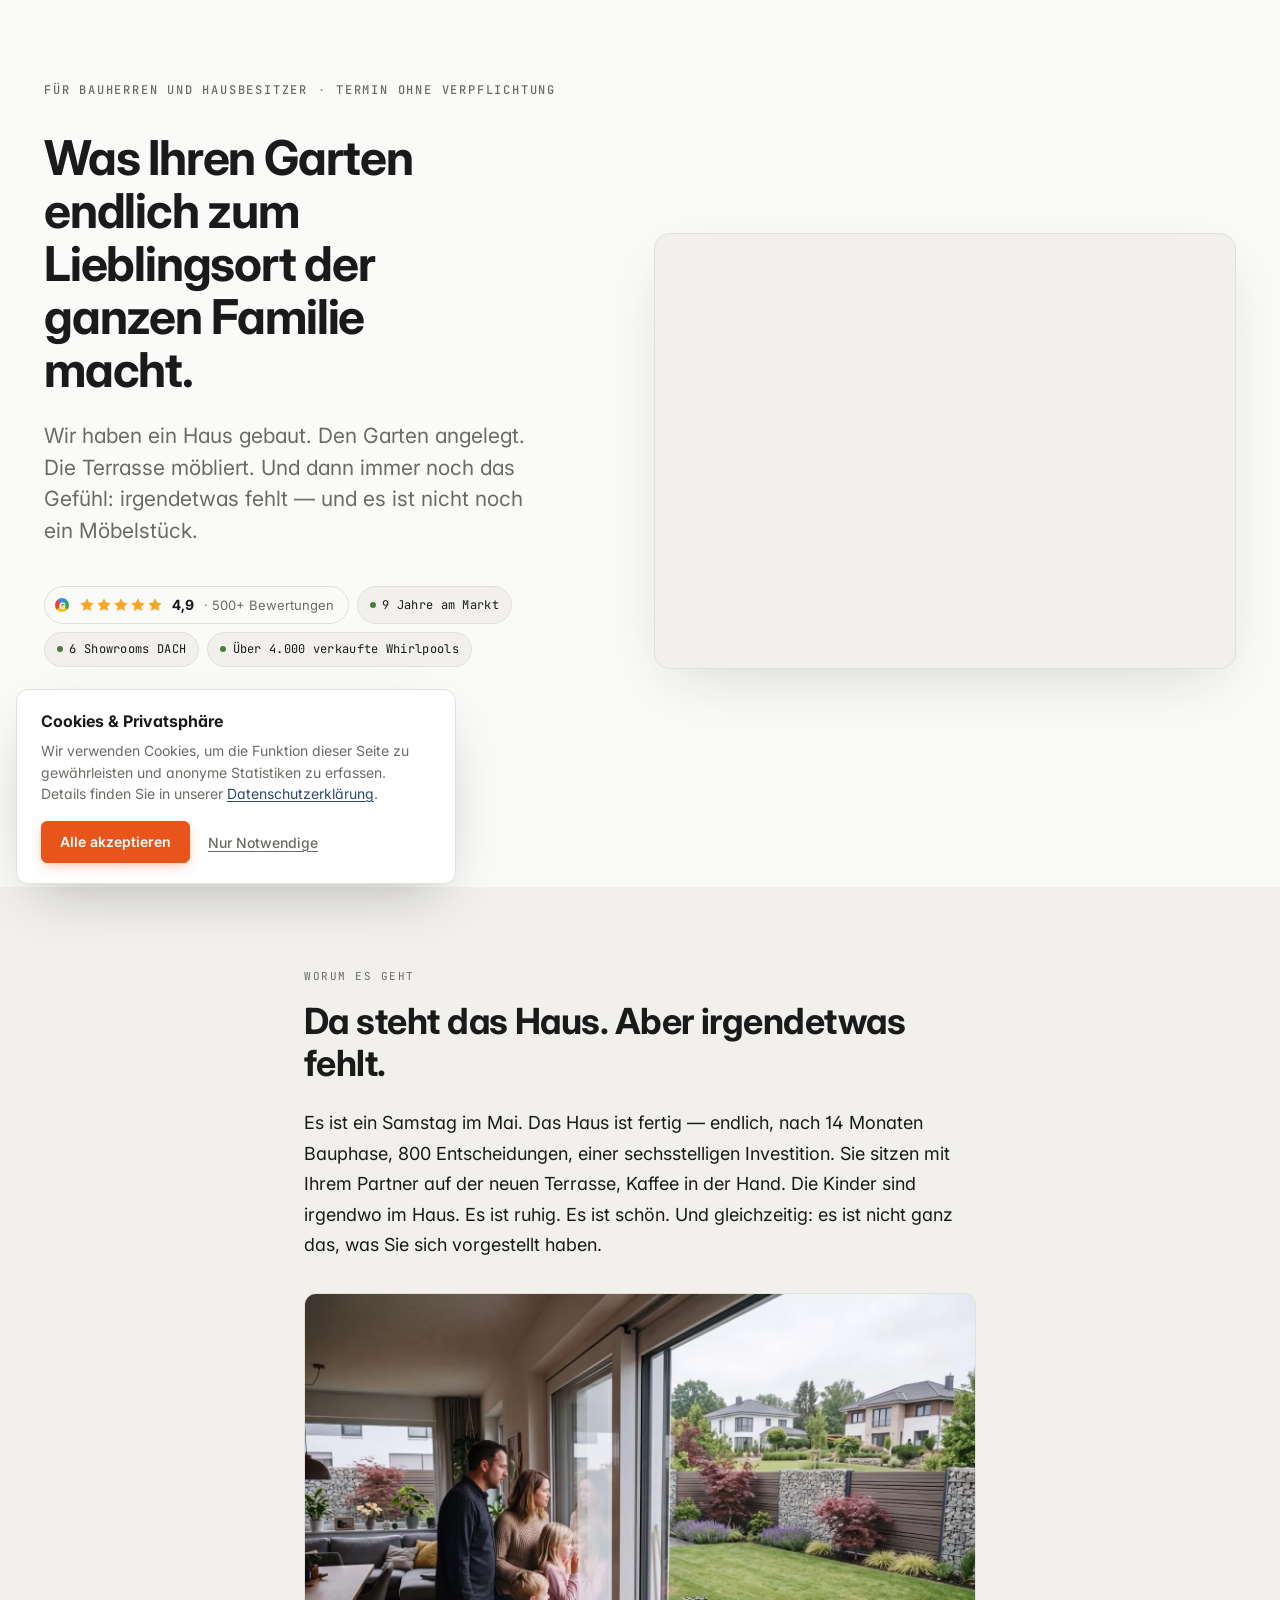
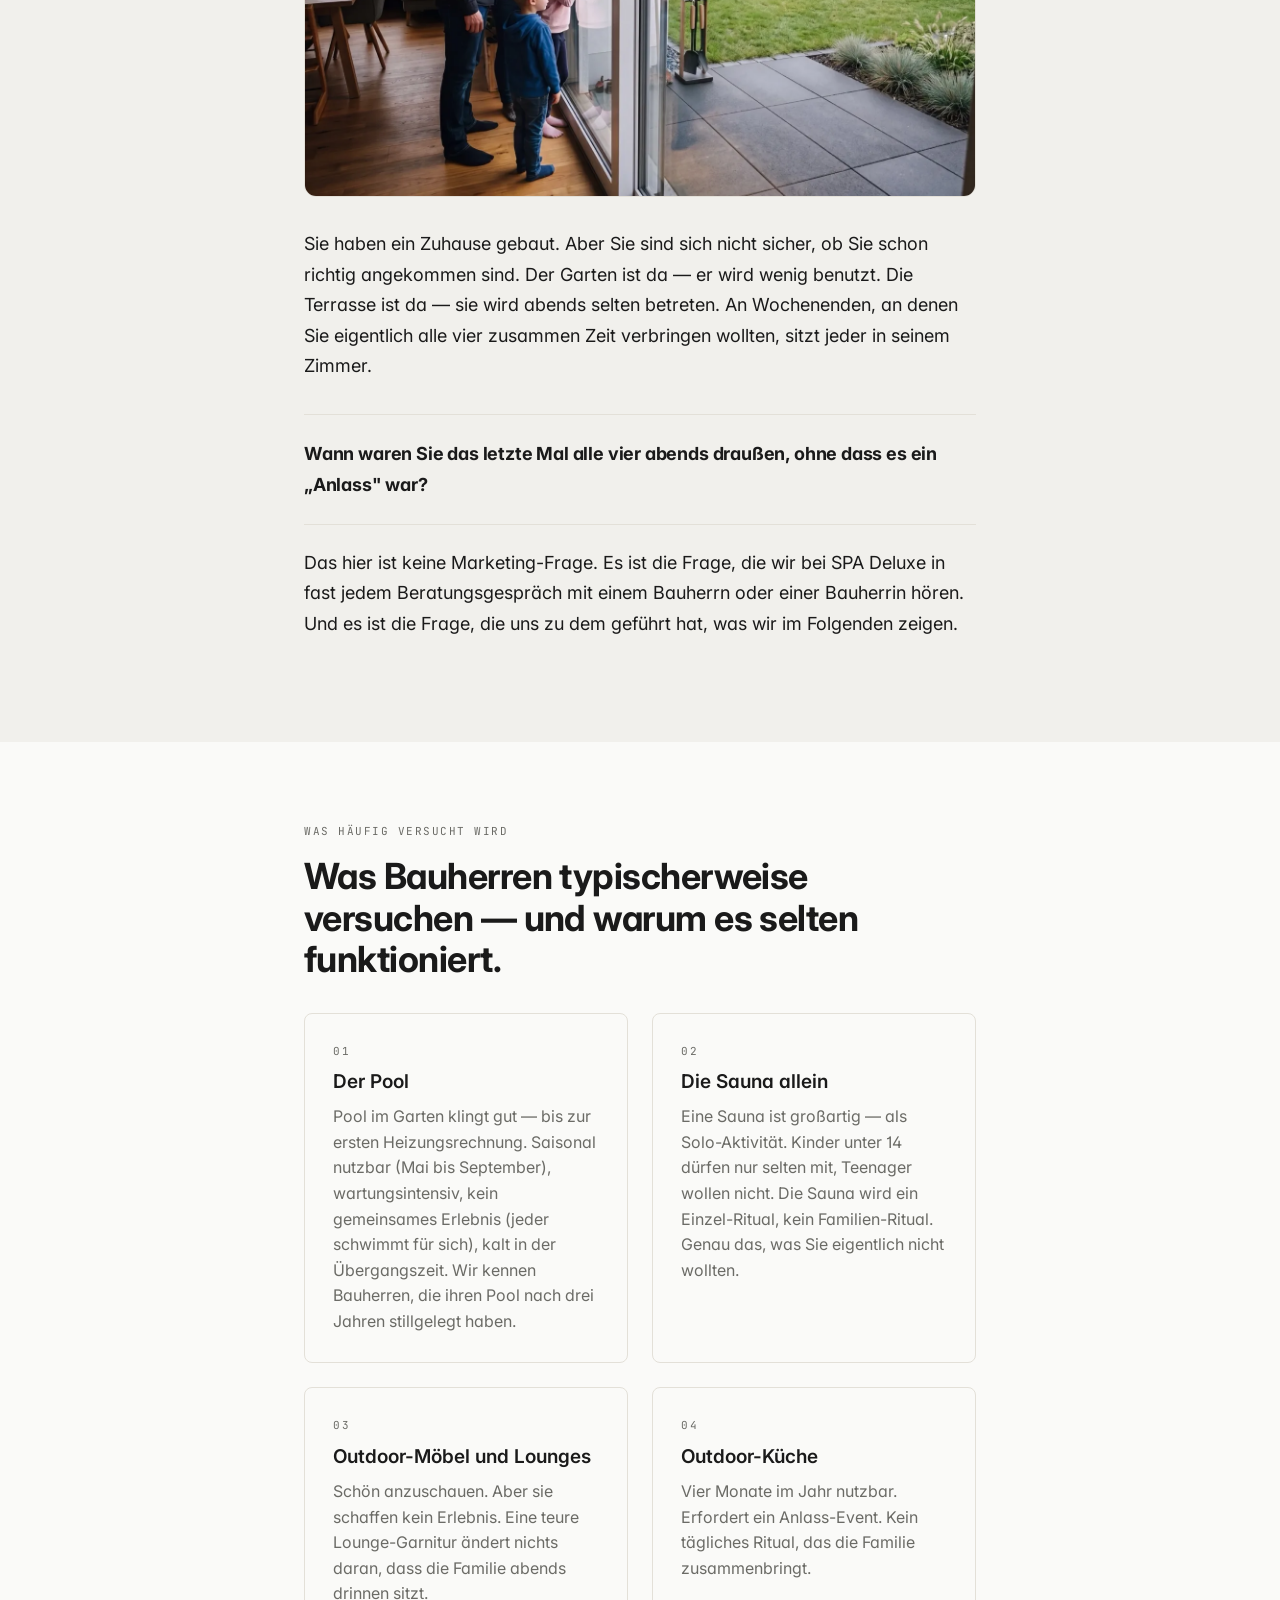
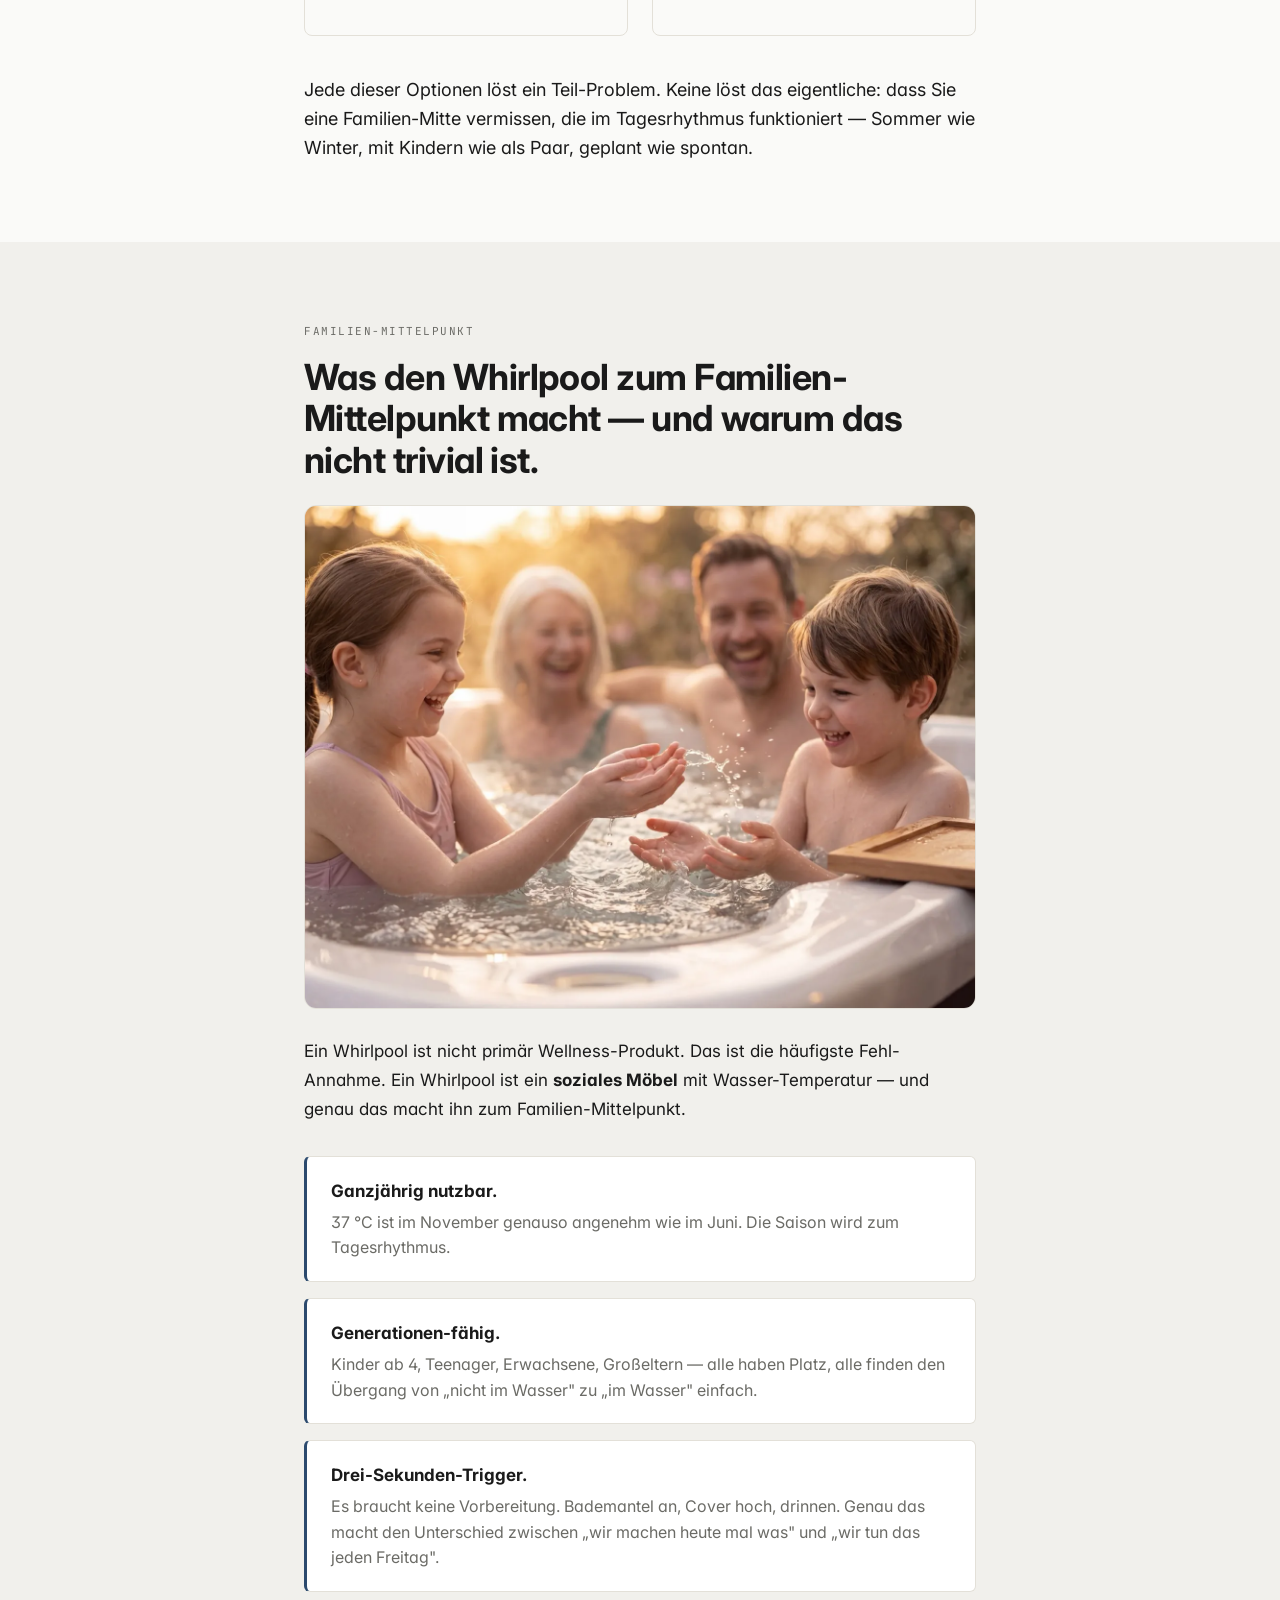
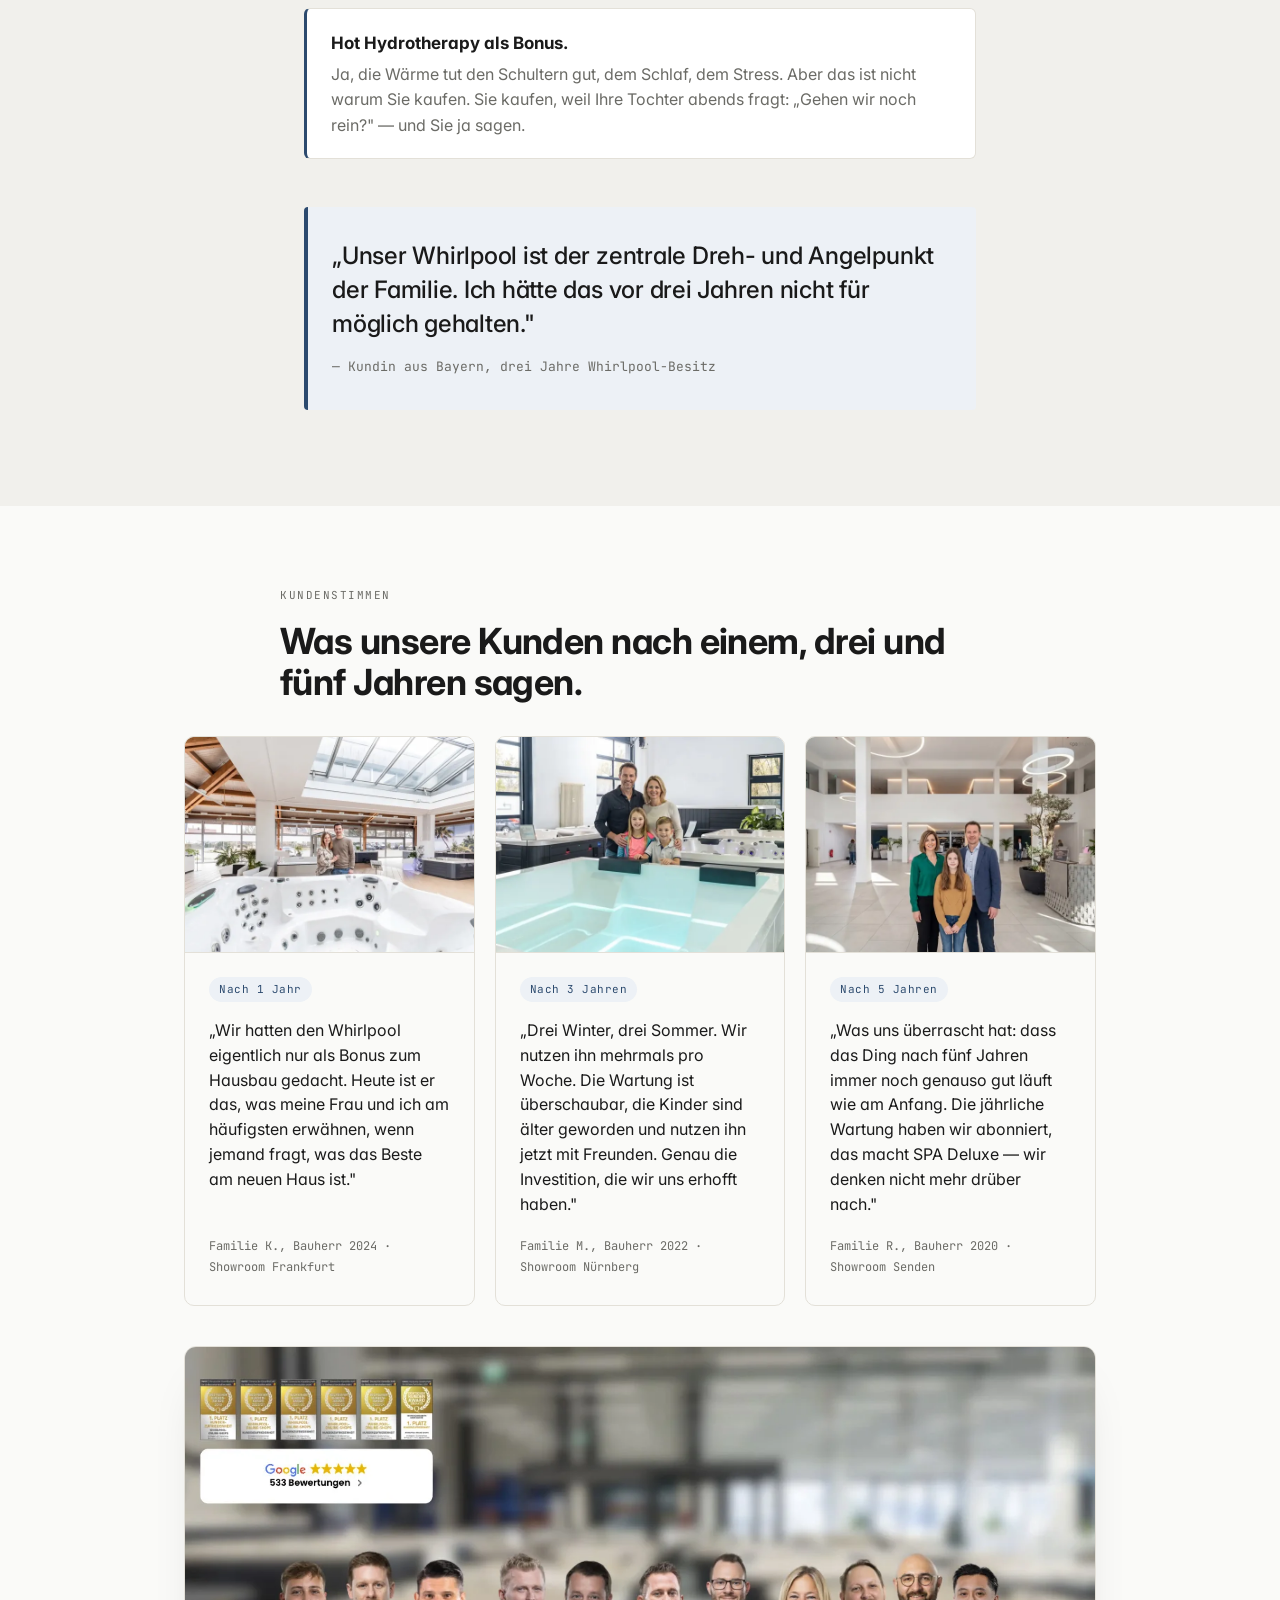
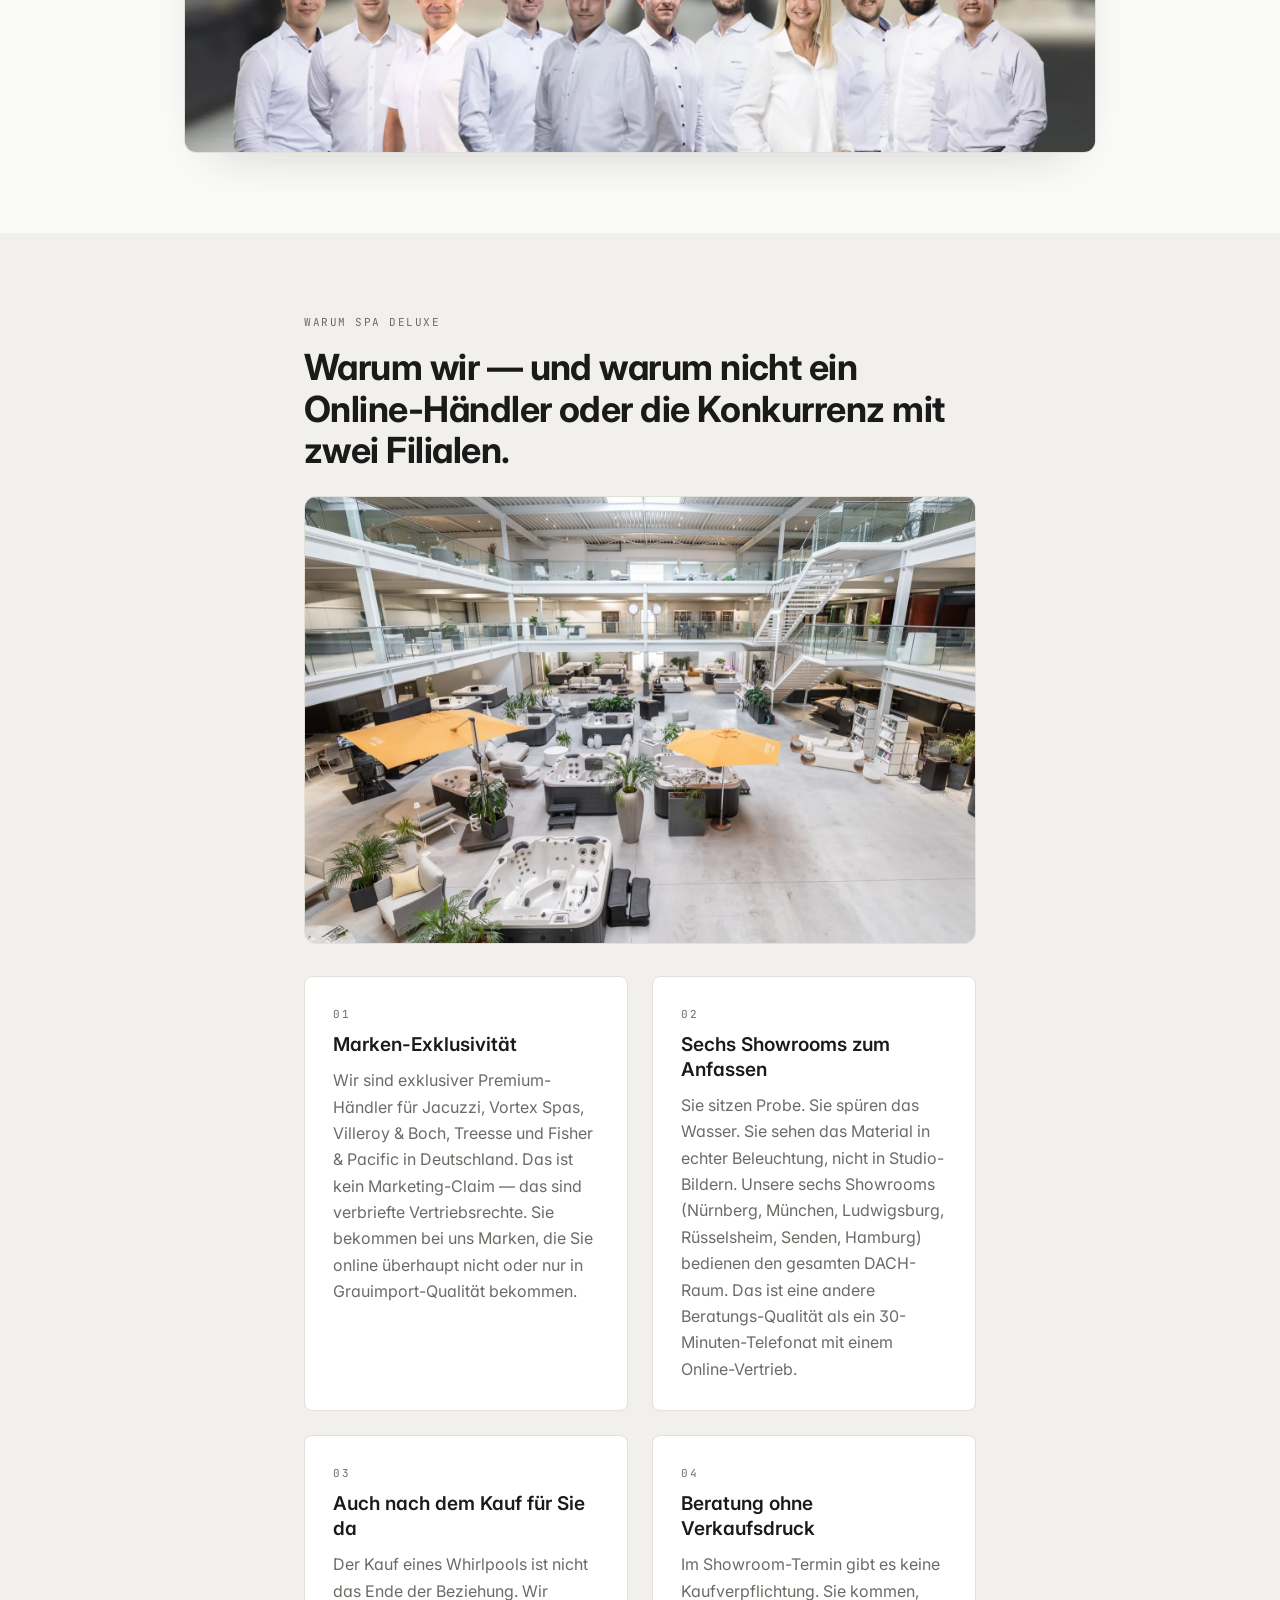
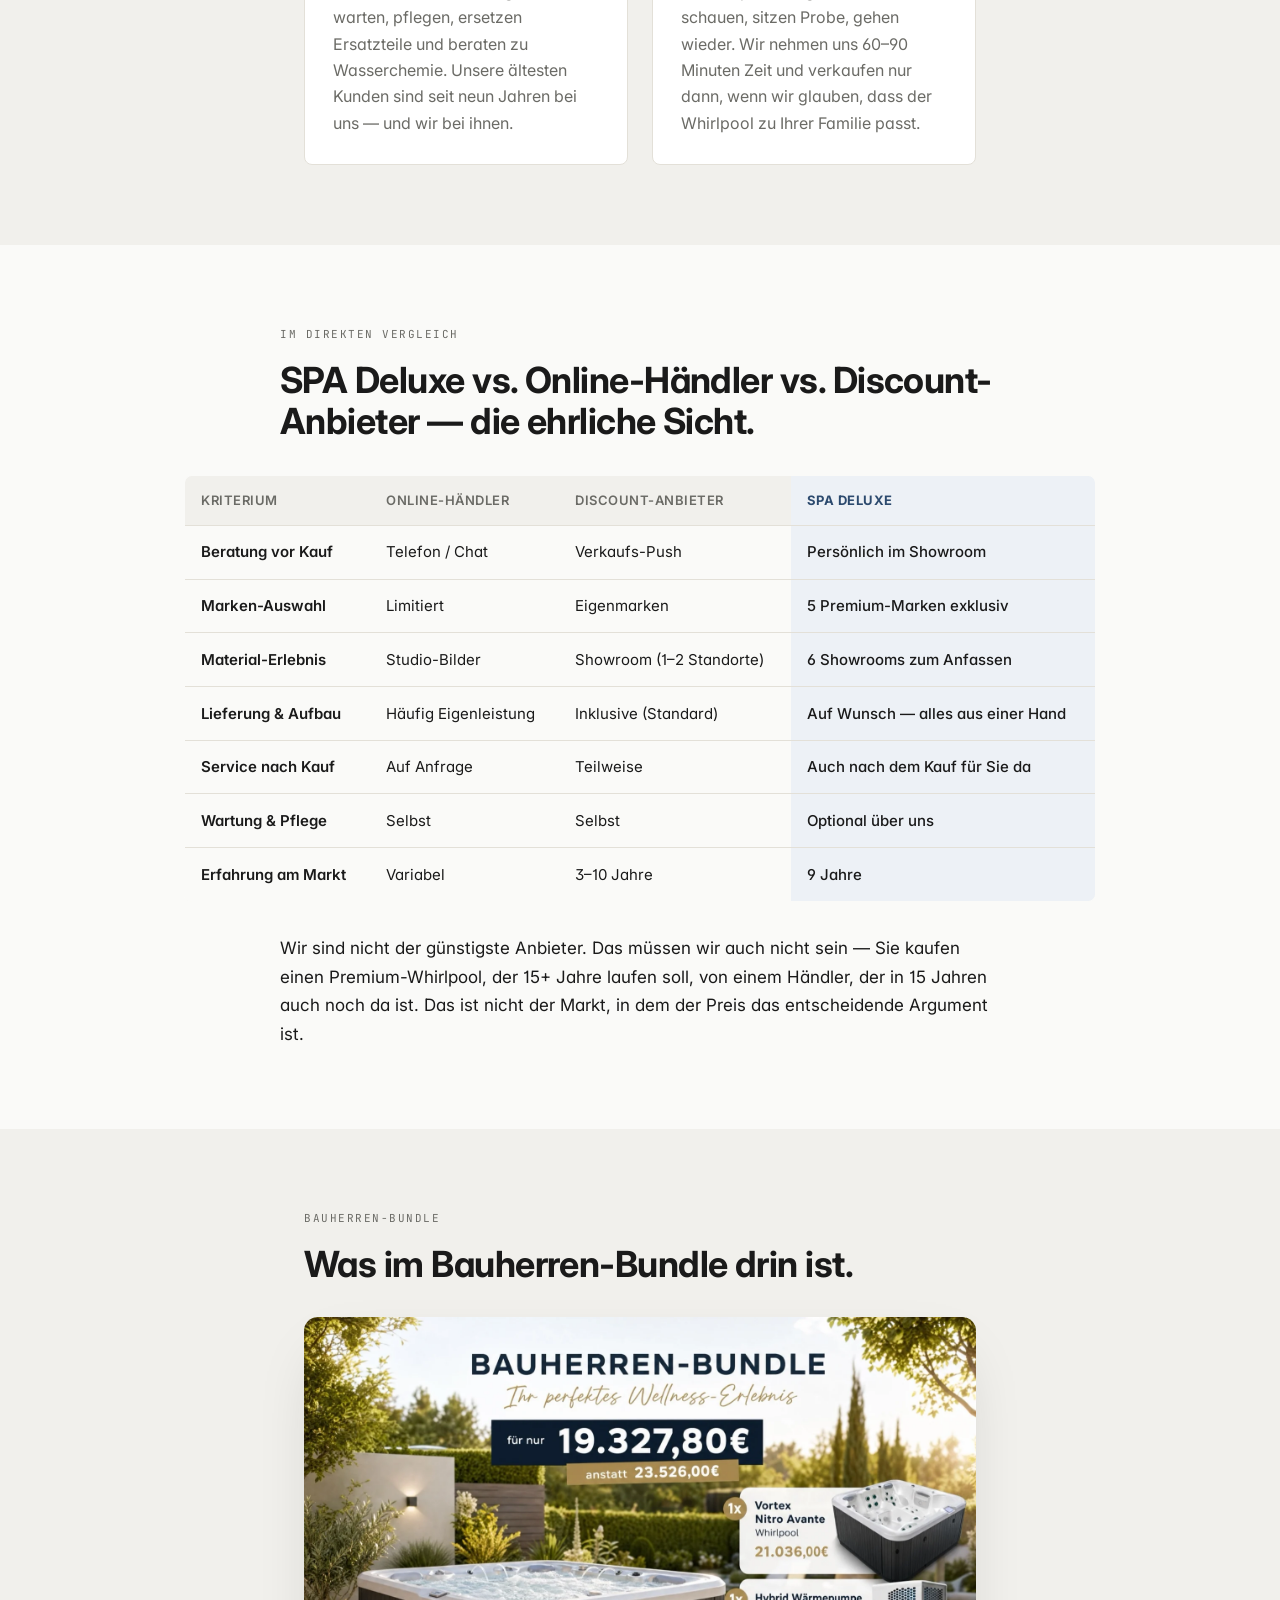
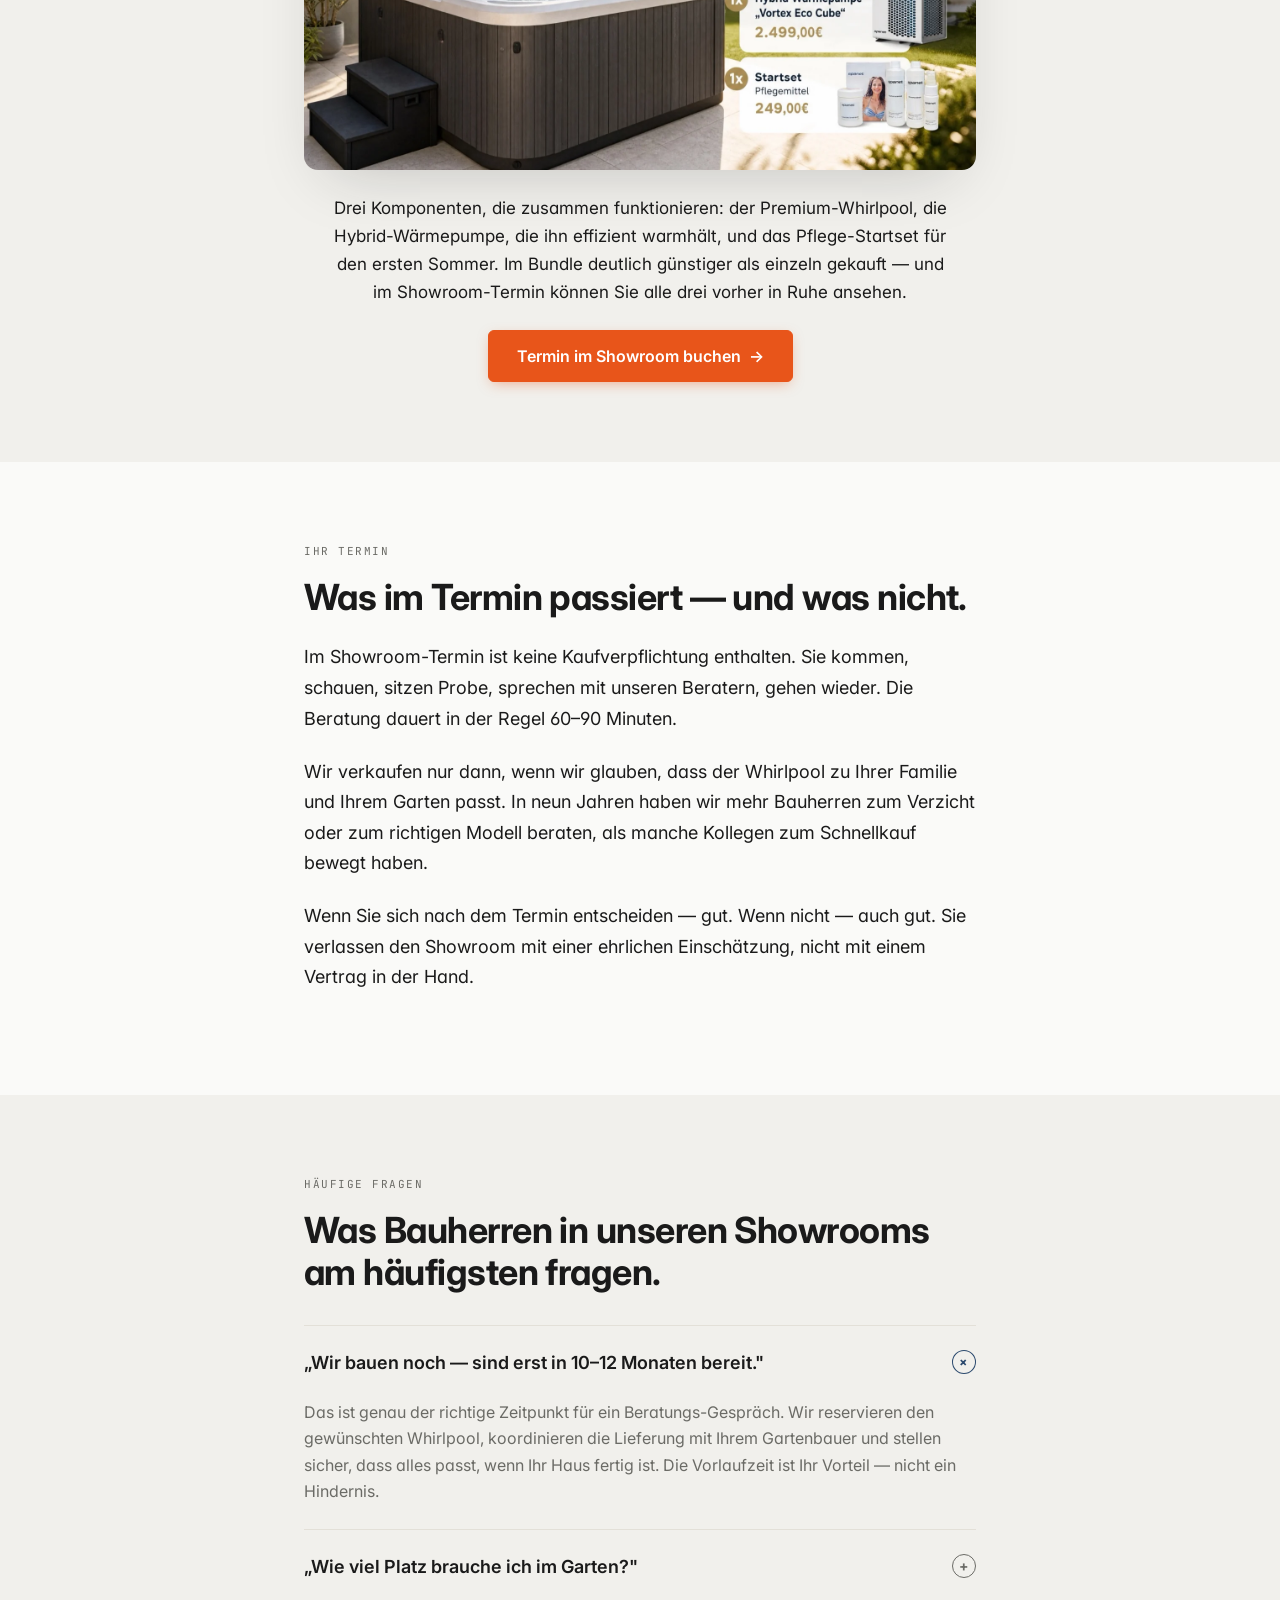
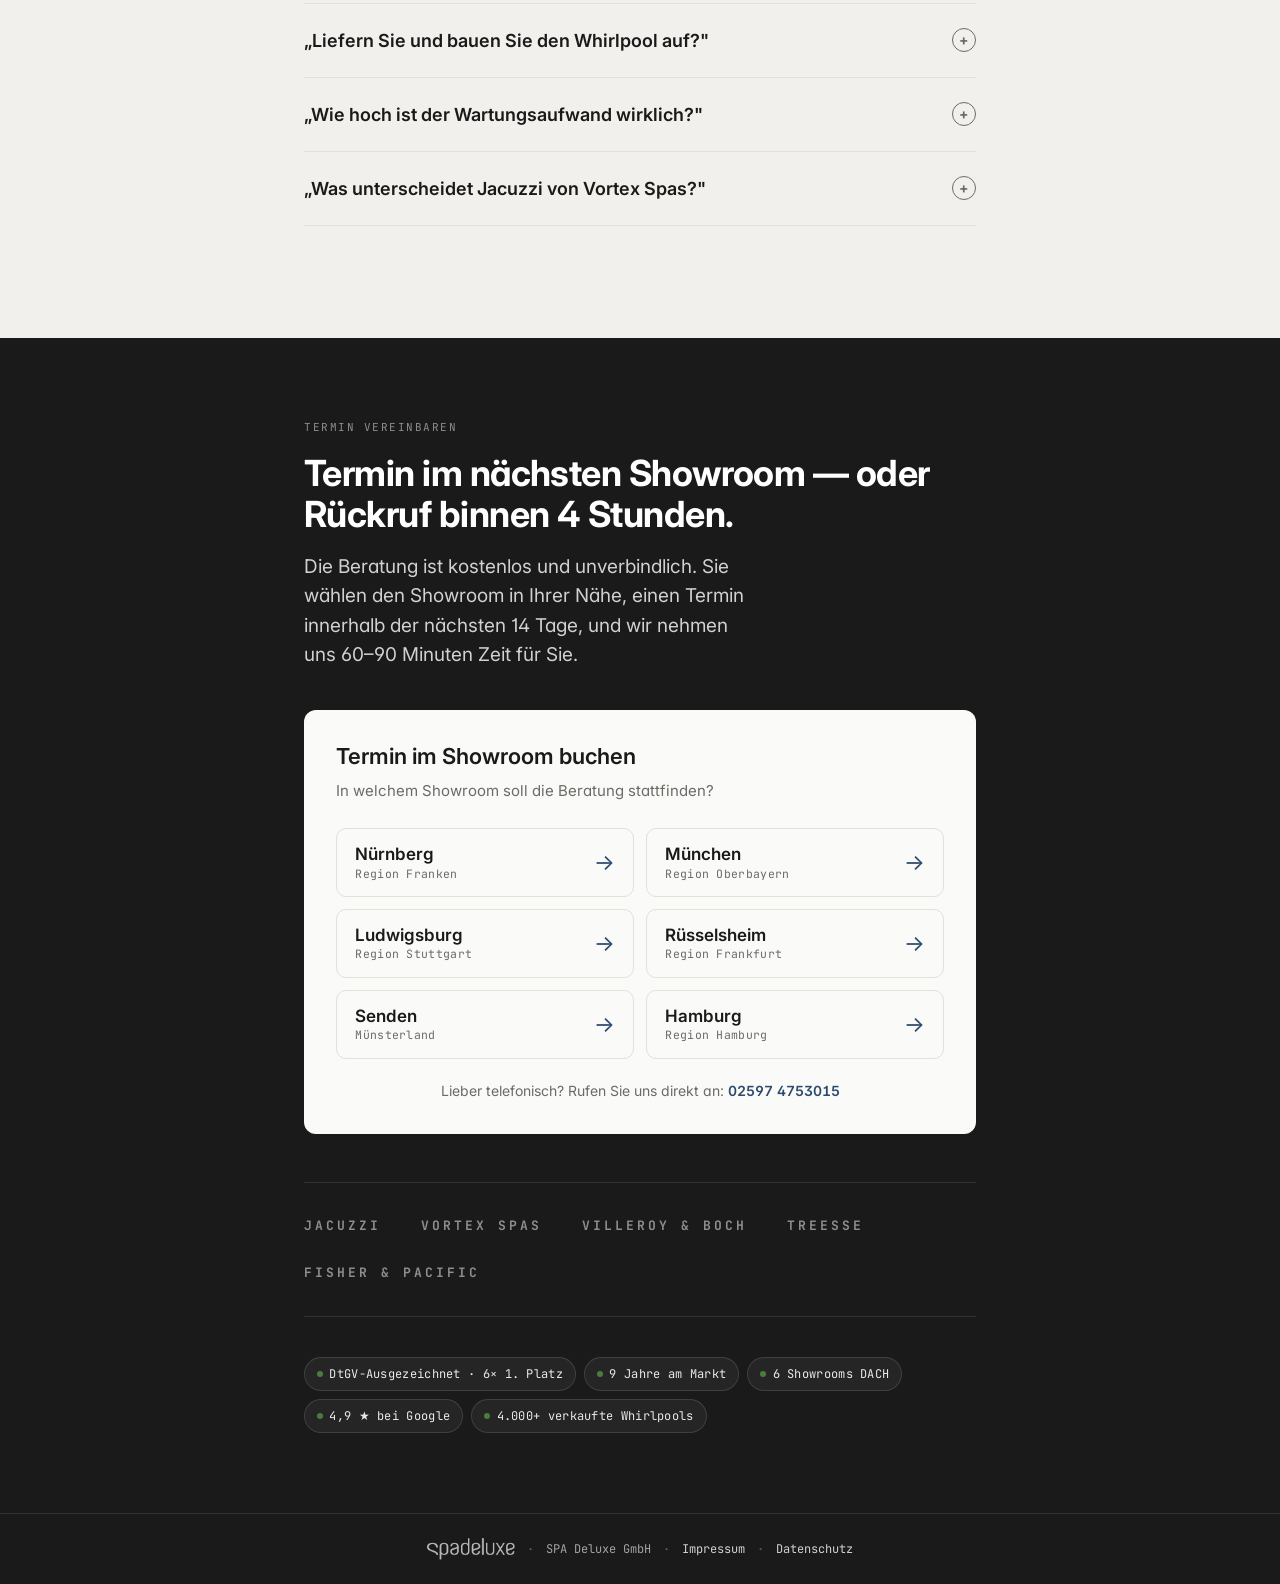
<file: index.html>
<!DOCTYPE html>
<html lang="de">
<head>
  <meta charset="UTF-8" />
  <meta name="viewport" content="width=device-width, initial-scale=1, viewport-fit=cover" />
  <meta name="theme-color" content="#1A1A1A" />
  <title>Bauherren-Bundle · Whirlpool als Familien-Mittelpunkt · SPA Deluxe</title>
  <meta name="description" content="Der Whirlpool als Element, das den fertigen Garten in einen Lebensraum verwandelt. 6 Showrooms im DACH-Raum, 9 Jahre am Markt, persönliche Beratung. Termin im Showroom buchen." />

  <!-- Open Graph -->
  <meta property="og:type" content="website" />
  <meta property="og:title" content="Was Ihren Garten endlich zum Lieblingsort der ganzen Familie macht." />
  <meta property="og:description" content="Bauherren-Bundle für sorgenfreien Start: Premium-Whirlpool Vortex Nitro Avante, Hybrid-Wärmepumpe und Pflege-Startset — über 4.000 € Ersparnis gegenüber Einzelkauf." />
  <meta property="og:locale" content="de_DE" />
  <meta name="twitter:card" content="summary_large_image" />

  <!-- Fonts -->
  <link rel="preconnect" href="https://fonts.googleapis.com" />
  <link rel="preconnect" href="https://fonts.gstatic.com" crossorigin />
  <link href="https://fonts.googleapis.com/css2?family=Inter:wght@400;500;600;700&family=JetBrains+Mono:wght@400;500;600;700&display=swap" rel="stylesheet" />

  <link rel="stylesheet" href="styles.css" />

  <!--
    Tracking-Strategie:
    - GA4 (G-1TQQ5LLNJF) wird consent-gated via app.js geladen, nur nach
      'Alle akzeptieren' im DSGVO-Banner (Strict Opt-in).
    - HubSpot-Tracking entfernt (CRM-Wechsel zu Zoho, Sept. 2026).
    - Events: cta_click (data-cta), showroom_selected, termin_gebucht
      (gemeldet von danke.html, der Zoho-Bookings-Bestätigungsseite).
    - TODO Phase 2: Meta Pixel ebenfalls consent-gated nachziehen.
  -->
</head>
<body>

<!-- ============================================================
     STICKY SITE-HEADER (reveal nach Hero)
     Erscheint sobald Hero aus dem Viewport gescrollt ist.
     ============================================================ -->
<header class="site-header" id="site-header" aria-hidden="true">
  <div class="site-header-inner">
    <a href="#top" aria-label="Zur Startseite">
      <img src="assets/logo-white.png" alt="SPA Deluxe" class="logo" width="120" height="26" />
    </a>

    <div class="header-center">
      <div class="reviews compact" aria-label="Google-Bewertungen: 4,9 von 5 Sternen aus über 500 Bewertungen">
        <span class="stars" aria-hidden="true">
          <svg class="star" viewBox="0 0 24 24" fill="currentColor"><path d="M12 2l3.09 6.26L22 9.27l-5 4.87 1.18 6.88L12 17.77l-6.18 3.25L7 14.14 2 9.27l6.91-1.01L12 2z"/></svg>
          <svg class="star" viewBox="0 0 24 24" fill="currentColor"><path d="M12 2l3.09 6.26L22 9.27l-5 4.87 1.18 6.88L12 17.77l-6.18 3.25L7 14.14 2 9.27l6.91-1.01L12 2z"/></svg>
          <svg class="star" viewBox="0 0 24 24" fill="currentColor"><path d="M12 2l3.09 6.26L22 9.27l-5 4.87 1.18 6.88L12 17.77l-6.18 3.25L7 14.14 2 9.27l6.91-1.01L12 2z"/></svg>
          <svg class="star" viewBox="0 0 24 24" fill="currentColor"><path d="M12 2l3.09 6.26L22 9.27l-5 4.87 1.18 6.88L12 17.77l-6.18 3.25L7 14.14 2 9.27l6.91-1.01L12 2z"/></svg>
          <svg class="star" viewBox="0 0 24 24" fill="currentColor"><path d="M12 2l3.09 6.26L22 9.27l-5 4.87 1.18 6.88L12 17.77l-6.18 3.25L7 14.14 2 9.27l6.91-1.01L12 2z"/></svg>
        </span>
        <span class="rating">4,9</span>
        <span class="count">· 500+ Bewertungen</span>
      </div>
    </div>

    <div class="header-cta">
      <a href="tel:+4925974753015" class="btn btn-call" data-cta="header-call" aria-label="Anrufen 02597 4753015">
        <svg class="icon-phone" viewBox="0 0 24 24" fill="none" stroke="currentColor" stroke-width="2" stroke-linecap="round" stroke-linejoin="round" aria-hidden="true"><path d="M22 16.92v3a2 2 0 0 1-2.18 2 19.79 19.79 0 0 1-8.63-3.07 19.5 19.5 0 0 1-6-6 19.79 19.79 0 0 1-3.07-8.67A2 2 0 0 1 4.11 2h3a2 2 0 0 1 2 1.72 12.84 12.84 0 0 0 .7 2.81 2 2 0 0 1-.45 2.11L8.09 9.91a16 16 0 0 0 6 6l1.27-1.27a2 2 0 0 1 2.11-.45 12.84 12.84 0 0 0 2.81.7A2 2 0 0 1 22 16.92z"/></svg>
        <span class="btn-call-text">02597 4753015</span>
      </a>
      <a href="#final-cta" class="btn btn-primary" data-cta="header-primary">Termin buchen</a>
    </div>
  </div>
</header>

<!-- ============================================================
     BLOCK 01 · Hook + Identification (HERO)
     CAPTURE — Aufmerksamkeit halten
     ============================================================ -->
<section class="hero" id="top">
  <div class="hero-wrap">
    <div class="hero-grid">
      <div class="hero-content">
        <div class="meta-strip">
          <span class="meta">Für Bauherren und Hausbesitzer</span>
          <span class="meta sep">·</span>
          <span class="meta">Termin ohne Verpflichtung</span>
        </div>

        <h1>Was Ihren Garten endlich zum Lieblingsort der ganzen Familie macht.</h1>

        <p class="hero-sub">
          Wir haben ein Haus gebaut. Den Garten angelegt. Die Terrasse möbliert.
          Und dann immer noch das Gefühl: irgendetwas fehlt — und es ist nicht
          noch ein Möbelstück.
        </p>

        <div class="trust-strip">
          <div class="reviews" aria-label="Google-Bewertungen: 4,9 von 5 Sternen aus über 500 Bewertungen">
            <span class="g-logo" aria-hidden="true"><span class="g"></span></span>
            <span class="stars" aria-hidden="true">
              <svg class="star" viewBox="0 0 24 24" fill="currentColor"><path d="M12 2l3.09 6.26L22 9.27l-5 4.87 1.18 6.88L12 17.77l-6.18 3.25L7 14.14 2 9.27l6.91-1.01L12 2z"/></svg>
              <svg class="star" viewBox="0 0 24 24" fill="currentColor"><path d="M12 2l3.09 6.26L22 9.27l-5 4.87 1.18 6.88L12 17.77l-6.18 3.25L7 14.14 2 9.27l6.91-1.01L12 2z"/></svg>
              <svg class="star" viewBox="0 0 24 24" fill="currentColor"><path d="M12 2l3.09 6.26L22 9.27l-5 4.87 1.18 6.88L12 17.77l-6.18 3.25L7 14.14 2 9.27l6.91-1.01L12 2z"/></svg>
              <svg class="star" viewBox="0 0 24 24" fill="currentColor"><path d="M12 2l3.09 6.26L22 9.27l-5 4.87 1.18 6.88L12 17.77l-6.18 3.25L7 14.14 2 9.27l6.91-1.01L12 2z"/></svg>
              <svg class="star" viewBox="0 0 24 24" fill="currentColor"><path d="M12 2l3.09 6.26L22 9.27l-5 4.87 1.18 6.88L12 17.77l-6.18 3.25L7 14.14 2 9.27l6.91-1.01L12 2z"/></svg>
            </span>
            <span class="rating">4,9</span>
            <span class="count">· 500+ Bewertungen</span>
          </div>
          <span class="trust-pill"><span class="dot"></span> 9 Jahre am Markt</span>
          <span class="trust-pill"><span class="dot"></span> 6 Showrooms DACH</span>
          <span class="trust-pill"><span class="dot"></span> Über 4.000 verkaufte Whirlpools</span>
        </div>

        <div class="cta-row">
          <a href="#final-cta" class="btn btn-primary btn-arrow" data-cta="hero-primary">Termin im Showroom buchen</a>
          <a href="#offer" class="btn btn-secondary" data-cta="hero-secondary">Was es kostet ansehen</a>
        </div>
      </div>

      <!-- Hero-Media: Bild (WebP + JPG-Fallback, Mobile-Variante) -->
      <div class="hero-media">
        <div class="media-slot">
          <picture>
            <source media="(max-width: 767px)" type="image/webp" srcset="assets/hero-mobile.webp" />
            <source media="(max-width: 767px)" type="image/jpeg" srcset="assets/hero-mobile.jpg" />
            <source type="image/webp" srcset="assets/hero.webp" />
            <img src="assets/hero.jpg" alt="Paar im Whirlpool bei Sonnenuntergang, Kerzen am Rand" width="1600" height="1195" loading="eager" decoding="async" fetchpriority="high" />
          </picture>
        </div>
      </div>
    </div>
  </div>
</section>

<!-- ============================================================
     BLOCK 02 · Pain Amplification
     ============================================================ -->
<section class="alt">
  <div class="wrap">
    <div class="section-meta">
      <span class="num">Worum es geht</span>
    </div>
    <h2>Da steht das Haus. Aber irgendetwas fehlt.</h2>

    <div class="pain-prose">
      <p>
        Es ist ein Samstag im Mai. Das Haus ist fertig — endlich, nach 14 Monaten
        Bauphase, 800 Entscheidungen, einer sechsstelligen Investition. Sie sitzen
        mit Ihrem Partner auf der neuen Terrasse, Kaffee in der Hand. Die Kinder
        sind irgendwo im Haus. Es ist ruhig. Es ist schön. Und gleichzeitig: es
        ist nicht ganz das, was Sie sich vorgestellt haben.
      </p>

      <div class="pain-media">
        <div class="media-slot">
          <picture>
            <source media="(max-width: 767px)" type="image/webp" srcset="assets/pain-family-mobile.webp" />
            <source media="(max-width: 767px)" type="image/jpeg" srcset="assets/pain-family-mobile.jpg" />
            <source type="image/webp" srcset="assets/pain-family.webp" />
            <img src="assets/pain-family.jpg" alt="Familie schaut durch die Glastür auf den fertigen, aber leeren Garten" width="1400" height="1045" loading="lazy" decoding="async" />
          </picture>
        </div>
      </div>

      <p>
        Sie haben ein Zuhause gebaut. Aber Sie sind sich nicht sicher, ob Sie
        schon richtig angekommen sind. Der Garten ist da — er wird wenig benutzt.
        Die Terrasse ist da — sie wird abends selten betreten. An Wochenenden,
        an denen Sie eigentlich alle vier zusammen Zeit verbringen wollten,
        sitzt jeder in seinem Zimmer.
      </p>

      <p class="pain-question">
        Wann waren Sie das letzte Mal alle vier abends draußen,
        ohne dass es ein „Anlass" war?
      </p>

      <p>
        Das hier ist keine Marketing-Frage. Es ist die Frage, die wir bei
        SPA Deluxe in fast jedem Beratungsgespräch mit einem Bauherrn oder
        einer Bauherrin hören. Und es ist die Frage, die uns zu dem geführt
        hat, was wir im Folgenden zeigen.
      </p>
    </div>
  </div>
</section>

<!-- ============================================================
     BLOCK 03 · False Solutions
     PERSUADE — Vertrauen aufbauen
     ============================================================ -->
<section>
  <div class="wrap">
    <div class="section-meta">
      <span class="num">Was häufig versucht wird</span>
    </div>
    <h2>Was Bauherren typischerweise versuchen — und warum es selten funktioniert.</h2>

    <div class="false-grid">
      <article class="false-card">
        <span class="num">01</span>
        <h3>Der Pool</h3>
        <p>
          Pool im Garten klingt gut — bis zur ersten Heizungsrechnung. Saisonal
          nutzbar (Mai bis September), wartungsintensiv, kein gemeinsames Erlebnis
          (jeder schwimmt für sich), kalt in der Übergangszeit. Wir kennen Bauherren,
          die ihren Pool nach drei Jahren stillgelegt haben.
        </p>
      </article>

      <article class="false-card">
        <span class="num">02</span>
        <h3>Die Sauna allein</h3>
        <p>
          Eine Sauna ist großartig — als Solo-Aktivität. Kinder unter 14 dürfen nur
          selten mit, Teenager wollen nicht. Die Sauna wird ein Einzel-Ritual,
          kein Familien-Ritual. Genau das, was Sie eigentlich nicht wollten.
        </p>
      </article>

      <article class="false-card">
        <span class="num">03</span>
        <h3>Outdoor-Möbel und Lounges</h3>
        <p>
          Schön anzuschauen. Aber sie schaffen kein Erlebnis. Eine teure
          Lounge-Garnitur ändert nichts daran, dass die Familie abends drinnen sitzt.
        </p>
      </article>

      <article class="false-card">
        <span class="num">04</span>
        <h3>Outdoor-Küche</h3>
        <p>
          Vier Monate im Jahr nutzbar. Erfordert ein Anlass-Event. Kein tägliches
          Ritual, das die Familie zusammenbringt.
        </p>
      </article>
    </div>

    <p class="transition-prose">
      Jede dieser Optionen löst ein Teil-Problem. Keine löst das eigentliche:
      dass Sie eine Familien-Mitte vermissen, die im Tagesrhythmus funktioniert —
      Sommer wie Winter, mit Kindern wie als Paar, geplant wie spontan.
    </p>
  </div>
</section>

<!-- ============================================================
     BLOCK 04 · The Mechanism (Familien-Mittelpunkt)
     ============================================================ -->
<section class="alt">
  <div class="wrap">
    <div class="section-meta">
      <span class="num">Familien-Mittelpunkt</span>
    </div>
    <h2>Was den Whirlpool zum Familien-Mittelpunkt macht — und warum das nicht trivial ist.</h2>

    <div class="mechanism-media">
      <div class="media-slot">
        <picture>
          <source media="(max-width: 767px)" type="image/webp" srcset="assets/mechanism-family-mobile.webp" />
          <source media="(max-width: 767px)" type="image/jpeg" srcset="assets/mechanism-family-mobile.jpg" />
          <source type="image/webp" srcset="assets/mechanism-family.webp" />
          <img src="assets/mechanism-family.jpg" alt="Drei Generationen im Whirlpool: Großmutter, Vater und zwei Kinder spielen lachend mit Wasser bei Sonnenuntergang" width="1400" height="1045" loading="lazy" decoding="async" />
        </picture>
      </div>
    </div>

    <p>
      Ein Whirlpool ist nicht primär Wellness-Produkt. Das ist die häufigste
      Fehl-Annahme. Ein Whirlpool ist ein <strong>soziales Möbel</strong> mit
      Wasser-Temperatur — und genau das macht ihn zum Familien-Mittelpunkt.
    </p>

    <ul class="mechanism-list">
      <li>
        <strong>Ganzjährig nutzbar.</strong>
        <p>37 °C ist im November genauso angenehm wie im Juni. Die Saison wird zum Tagesrhythmus.</p>
      </li>
      <li>
        <strong>Generationen-fähig.</strong>
        <p>Kinder ab 4, Teenager, Erwachsene, Großeltern — alle haben Platz, alle finden den Übergang von „nicht im Wasser" zu „im Wasser" einfach.</p>
      </li>
      <li>
        <strong>Drei-Sekunden-Trigger.</strong>
        <p>Es braucht keine Vorbereitung. Bademantel an, Cover hoch, drinnen. Genau das macht den Unterschied zwischen „wir machen heute mal was" und „wir tun das jeden Freitag".</p>
      </li>
      <li>
        <strong>Hot Hydrotherapy als Bonus.</strong>
        <p>Ja, die Wärme tut den Schultern gut, dem Schlaf, dem Stress. Aber das ist nicht warum Sie kaufen. Sie kaufen, weil Ihre Tochter abends fragt: „Gehen wir noch rein?" — und Sie ja sagen.</p>
      </li>
    </ul>

    <figure class="pull-quote">
      <blockquote>
        „Unser Whirlpool ist der zentrale Dreh- und Angelpunkt der Familie.
        Ich hätte das vor drei Jahren nicht für möglich gehalten."
      </blockquote>
      <cite>— Kundin aus Bayern, drei Jahre Whirlpool-Besitz</cite>
    </figure>
  </div>
</section>

<!-- ============================================================
     BLOCK 05 · Proof Stack
     ============================================================ -->
<section>
  <div class="wrap-wide">
    <div class="wrap" style="padding:0;">
      <div class="section-meta">
        <span class="num">Kundenstimmen</span>
      </div>
      <h2>Was unsere Kunden nach einem, drei und fünf Jahren sagen.</h2>
    </div>

    <div class="proof-grid">
      <article class="proof-card">
        <div class="proof-photo">
          <picture>
            <source type="image/webp" srcset="assets/proof-1.webp" />
            <img src="assets/proof-1.jpg" alt="Paar im Whirlpool-Showroom" loading="lazy" decoding="async" draggable="false" />
          </picture>
        </div>
        <div class="proof-body">
          <span class="age">Nach 1 Jahr</span>
          <blockquote>
            „Wir hatten den Whirlpool eigentlich nur als Bonus zum Hausbau gedacht.
            Heute ist er das, was meine Frau und ich am häufigsten erwähnen,
            wenn jemand fragt, was das Beste am neuen Haus ist."
          </blockquote>
          <cite>Familie K., Bauherr 2024 · Showroom Frankfurt</cite>
        </div>
      </article>

      <article class="proof-card">
        <div class="proof-photo">
          <picture>
            <source type="image/webp" srcset="assets/proof-2.webp" />
            <img src="assets/proof-2.jpg" alt="Familie mit zwei Kindern im Whirlpool-Showroom" loading="lazy" decoding="async" draggable="false" />
          </picture>
        </div>
        <div class="proof-body">
          <span class="age">Nach 3 Jahren</span>
          <blockquote>
            „Drei Winter, drei Sommer. Wir nutzen ihn mehrmals pro Woche.
            Die Wartung ist überschaubar, die Kinder sind älter geworden und
            nutzen ihn jetzt mit Freunden. Genau die Investition, die wir uns
            erhofft haben."
          </blockquote>
          <cite>Familie M., Bauherr 2022 · Showroom Nürnberg</cite>
        </div>
      </article>

      <article class="proof-card">
        <div class="proof-photo">
          <picture>
            <source type="image/webp" srcset="assets/proof-3.webp" />
            <img src="assets/proof-3.jpg" alt="Familie in der Showroom-Halle" loading="lazy" decoding="async" draggable="false" />
          </picture>
        </div>
        <div class="proof-body">
          <span class="age">Nach 5 Jahren</span>
          <blockquote>
            „Was uns überrascht hat: dass das Ding nach fünf Jahren immer noch
            genauso gut läuft wie am Anfang. Die jährliche Wartung haben wir
            abonniert, das macht SPA Deluxe — wir denken nicht mehr drüber nach."
          </blockquote>
          <cite>Familie R., Bauherr 2020 · Showroom Senden</cite>
        </div>
      </article>
    </div>

    <div class="trust-team-block">
      <picture>
        <source media="(max-width: 767px)" type="image/webp" srcset="assets/trust-team-mobile.webp" />
        <source media="(max-width: 767px)" type="image/jpeg" srcset="assets/trust-team-mobile.jpg" />
        <source type="image/webp" srcset="assets/trust-team.webp" />
        <img src="assets/trust-team.jpg" alt="Das SPA Deluxe Vertriebsteam vor dem Showroom — ausgezeichnet mit 6× 1. Platz Deutscher Kunden-Award der DtGV und über 533 Google-Bewertungen mit 4,9 Sternen Durchschnitt" width="1300" height="578" loading="lazy" decoding="async" />
      </picture>
    </div>
  </div>
</section>

<!-- ============================================================
     BLOCK 06 · Why SPA Deluxe
     ============================================================ -->
<section class="alt">
  <div class="wrap">
    <div class="section-meta">
      <span class="num">Warum SPA Deluxe</span>
    </div>
    <h2>Warum wir — und warum nicht ein Online-Händler oder die Konkurrenz mit zwei Filialen.</h2>

    <div class="why-media">
      <div class="media-slot">
        <picture>
          <source media="(max-width: 767px)" type="image/webp" srcset="assets/why-us-mobile.webp" />
          <source media="(max-width: 767px)" type="image/jpeg" srcset="assets/why-us-mobile.jpg" />
          <source type="image/webp" srcset="assets/why-us.webp" />
          <img src="assets/why-us.jpg" alt="SPA Deluxe Showroom: zweistöckige Halle mit zahlreichen Whirlpools, Lounge-Möbeln und Sonnenschirmen zum Probesitzen" width="1600" height="1067" loading="lazy" decoding="async" />
        </picture>
      </div>
    </div>

    <div class="why-grid">
      <article class="why-card">
        <span class="num">01</span>
        <h3>Marken-Exklusivität</h3>
        <p>
          Wir sind exklusiver Premium-Händler für Jacuzzi, Vortex Spas, Villeroy &amp; Boch,
          Treesse und Fisher &amp; Pacific in Deutschland. Das ist kein Marketing-Claim —
          das sind verbriefte Vertriebsrechte. Sie bekommen bei uns Marken, die Sie
          online überhaupt nicht oder nur in Grauimport-Qualität bekommen.
        </p>
      </article>

      <article class="why-card">
        <span class="num">02</span>
        <h3>Sechs Showrooms zum Anfassen</h3>
        <p>
          Sie sitzen Probe. Sie spüren das Wasser. Sie sehen das Material in echter
          Beleuchtung, nicht in Studio-Bildern. Unsere sechs Showrooms (Nürnberg,
          München, Ludwigsburg, Rüsselsheim, Senden, Hamburg) bedienen den gesamten
          DACH-Raum. Das ist eine andere Beratungs-Qualität als ein 30-Minuten-Telefonat
          mit einem Online-Vertrieb.
        </p>
      </article>

      <article class="why-card">
        <span class="num">03</span>
        <h3>Auch nach dem Kauf für Sie da</h3>
        <p>
          Der Kauf eines Whirlpools ist nicht das Ende der Beziehung. Wir warten,
          pflegen, ersetzen Ersatzteile und beraten zu Wasserchemie. Unsere
          ältesten Kunden sind seit neun Jahren bei uns — und wir bei ihnen.
        </p>
      </article>

      <article class="why-card">
        <span class="num">04</span>
        <h3>Beratung ohne Verkaufsdruck</h3>
        <p>
          Im Showroom-Termin gibt es keine Kaufverpflichtung. Sie kommen, schauen,
          sitzen Probe, gehen wieder. Wir nehmen uns 60–90 Minuten Zeit und
          verkaufen nur dann, wenn wir glauben, dass der Whirlpool zu Ihrer
          Familie passt.
        </p>
      </article>
    </div>
  </div>
</section>

<!-- ============================================================
     BLOCK 07 · Vergleichs-Frame
     ============================================================ -->
<section>
  <div class="wrap-wide">
    <div class="wrap" style="padding:0;">
      <div class="section-meta">
        <span class="num">Im direkten Vergleich</span>
      </div>
      <h2>SPA Deluxe vs. Online-Händler vs. Discount-Anbieter — die ehrliche Sicht.</h2>
    </div>

    <div class="compare-wrap">
      <table class="compare-table">
        <thead>
          <tr>
            <th>Kriterium</th>
            <th>Online-Händler</th>
            <th>Discount-Anbieter</th>
            <th class="spa-col">SPA Deluxe</th>
          </tr>
        </thead>
        <tbody>
          <tr>
            <td>Beratung vor Kauf</td>
            <td>Telefon / Chat</td>
            <td>Verkaufs-Push</td>
            <td class="spa-col">Persönlich im Showroom</td>
          </tr>
          <tr>
            <td>Marken-Auswahl</td>
            <td>Limitiert</td>
            <td>Eigenmarken</td>
            <td class="spa-col">5 Premium-Marken exklusiv</td>
          </tr>
          <tr>
            <td>Material-Erlebnis</td>
            <td>Studio-Bilder</td>
            <td>Showroom (1–2 Standorte)</td>
            <td class="spa-col">6 Showrooms zum Anfassen</td>
          </tr>
          <tr>
            <td>Lieferung &amp; Aufbau</td>
            <td>Häufig Eigenleistung</td>
            <td>Inklusive (Standard)</td>
            <td class="spa-col">Auf Wunsch — alles aus einer Hand</td>
          </tr>
          <tr>
            <td>Service nach Kauf</td>
            <td>Auf Anfrage</td>
            <td>Teilweise</td>
            <td class="spa-col">Auch nach dem Kauf für Sie da</td>
          </tr>
          <tr>
            <td>Wartung &amp; Pflege</td>
            <td>Selbst</td>
            <td>Selbst</td>
            <td class="spa-col">Optional über uns</td>
          </tr>
          <tr>
            <td>Erfahrung am Markt</td>
            <td>Variabel</td>
            <td>3–10 Jahre</td>
            <td class="spa-col">9 Jahre</td>
          </tr>
        </tbody>
      </table>

      <!-- Mobile-Cards (Tabelle wird auf Mobile ausgeblendet, Cards eingeblendet) -->
      <div class="compare-cards">
        <article class="compare-card spa">
          <h4>SPA Deluxe</h4>
          <dl>
            <dt>Beratung</dt><dd>Persönlich im Showroom</dd>
            <dt>Marken-Auswahl</dt><dd>5 Premium-Marken exklusiv</dd>
            <dt>Material-Erlebnis</dt><dd>6 Showrooms zum Anfassen</dd>
            <dt>Lieferung &amp; Aufbau</dt><dd>Auf Wunsch — alles aus einer Hand</dd>
            <dt>Service nach Kauf</dt><dd>Auch nach dem Kauf für Sie da</dd>
            <dt>Wartung &amp; Pflege</dt><dd>Optional über uns</dd>
            <dt>Erfahrung am Markt</dt><dd>9 Jahre</dd>
          </dl>
        </article>
        <article class="compare-card">
          <h4>Online-Händler</h4>
          <dl>
            <dt>Beratung</dt><dd>Telefon / Chat</dd>
            <dt>Marken-Auswahl</dt><dd>Limitiert</dd>
            <dt>Material-Erlebnis</dt><dd>Studio-Bilder</dd>
            <dt>Lieferung &amp; Aufbau</dt><dd>Häufig Eigenleistung</dd>
            <dt>Service nach Kauf</dt><dd>Auf Anfrage</dd>
            <dt>Wartung &amp; Pflege</dt><dd>Selbst</dd>
            <dt>Erfahrung am Markt</dt><dd>Variabel</dd>
          </dl>
        </article>
        <article class="compare-card">
          <h4>Discount-Anbieter</h4>
          <dl>
            <dt>Beratung</dt><dd>Verkaufs-Push</dd>
            <dt>Marken-Auswahl</dt><dd>Eigenmarken</dd>
            <dt>Material-Erlebnis</dt><dd>Showroom (1–2 Standorte)</dd>
            <dt>Lieferung &amp; Aufbau</dt><dd>Inklusive (Standard)</dd>
            <dt>Service nach Kauf</dt><dd>Teilweise</dd>
            <dt>Wartung &amp; Pflege</dt><dd>Selbst</dd>
            <dt>Erfahrung am Markt</dt><dd>3–10 Jahre</dd>
          </dl>
        </article>
      </div>
    </div>

    <div class="wrap" style="padding:0;">
      <p>
        Wir sind nicht der günstigste Anbieter. Das müssen wir auch nicht sein —
        Sie kaufen einen Premium-Whirlpool, der 15+ Jahre laufen soll, von einem
        Händler, der in 15 Jahren auch noch da ist. Das ist nicht der Markt, in
        dem der Preis das entscheidende Argument ist.
      </p>
    </div>
  </div>
</section>

<!-- ============================================================
     BLOCK 08 · Das Offer — Bauherren-Bundle
     CONVERT — Termin oder Anfrage
     ============================================================ -->
<section class="alt" id="offer">
  <div class="wrap">
    <div class="section-meta">
      <span class="num">Bauherren-Bundle</span>
    </div>
    <h2>Was im Bauherren-Bundle drin ist.</h2>

    <div class="offer-visual">
      <picture>
        <source media="(max-width: 767px)" type="image/webp" srcset="assets/offer-bundle-mobile.webp" />
        <source media="(max-width: 767px)" type="image/jpeg" srcset="assets/offer-bundle-mobile.jpg" />
        <source type="image/webp" srcset="assets/offer-bundle.webp" />
        <img src="assets/offer-bundle.jpg" alt="Bauherren-Bundle für 19.327,80 € anstatt 23.526,00 €. Enthält: Vortex Nitro Avante Whirlpool (21.036 €), Hybrid-Wärmepumpe Vortex Eco Cube (2.499 €), Startset Pflegemittel (249 €). Ersparnis: 4.198,20 €." width="1600" height="1078" loading="lazy" decoding="async" />
      </picture>
    </div>

    <p class="offer-prose">
      Drei Komponenten, die zusammen funktionieren: der Premium-Whirlpool,
      die Hybrid-Wärmepumpe, die ihn effizient warmhält, und das Pflege-Startset
      für den ersten Sommer. Im Bundle deutlich günstiger als einzeln gekauft —
      und im Showroom-Termin können Sie alle drei vorher in Ruhe ansehen.
    </p>

    <div class="cta-row" style="justify-content:center; margin-top:1.5rem;">
      <a href="#final-cta" class="btn btn-primary btn-arrow" data-cta="offer-primary">Termin im Showroom buchen</a>
    </div>
  </div>
</section>

<!-- ============================================================
     BLOCK 09 · Risk Reversal
     ============================================================ -->
<section>
  <div class="wrap">
    <div class="section-meta">
      <span class="num">Ihr Termin</span>
    </div>
    <h2>Was im Termin passiert — und was nicht.</h2>

    <div class="risk-prose">
      <p>
        Im Showroom-Termin ist keine Kaufverpflichtung enthalten. Sie kommen,
        schauen, sitzen Probe, sprechen mit unseren Beratern, gehen wieder.
        Die Beratung dauert in der Regel 60–90 Minuten.
      </p>
      <p>
        Wir verkaufen nur dann, wenn wir glauben, dass der Whirlpool zu Ihrer
        Familie und Ihrem Garten passt. In neun Jahren haben wir mehr Bauherren
        zum Verzicht oder zum richtigen Modell beraten, als manche Kollegen zum
        Schnellkauf bewegt haben.
      </p>
      <p>
        Wenn Sie sich nach dem Termin entscheiden — gut. Wenn nicht — auch gut.
        Sie verlassen den Showroom mit einer ehrlichen Einschätzung,
        nicht mit einem Vertrag in der Hand.
      </p>
    </div>
  </div>
</section>

<!-- ============================================================
     BLOCK 10 · FAQ
     ============================================================ -->
<section class="alt">
  <div class="wrap">
    <div class="section-meta">
      <span class="num">Häufige Fragen</span>
    </div>
    <h2>Was Bauherren in unseren Showrooms am häufigsten fragen.</h2>

    <div class="faq-list" role="list">
      <article class="faq-item open" role="listitem">
        <button class="faq-q" aria-expanded="true">
          <span>„Wir bauen noch — sind erst in 10–12 Monaten bereit."</span>
          <span class="icon" aria-hidden="true">+</span>
        </button>
        <div class="faq-a">
          <div class="faq-a-inner">
            <p>
              Das ist genau der richtige Zeitpunkt für ein Beratungs-Gespräch.
              Wir reservieren den gewünschten Whirlpool, koordinieren die Lieferung
              mit Ihrem Gartenbauer und stellen sicher, dass alles passt, wenn Ihr
              Haus fertig ist. Die Vorlaufzeit ist Ihr Vorteil — nicht ein Hindernis.
            </p>
          </div>
        </div>
      </article>

      <article class="faq-item" role="listitem">
        <button class="faq-q" aria-expanded="false">
          <span>„Wie viel Platz brauche ich im Garten?"</span>
          <span class="icon" aria-hidden="true">+</span>
        </button>
        <div class="faq-a">
          <div class="faq-a-inner">
            <p>
              Für den Whirlpool: ca. 3×3 Meter inklusive Servicebereich, plus
              Stromanschluss in der Nähe. Unsere Berater kommen auf Wunsch zum
              Aufmaß vor Ort — wir schauen uns Ihren Garten gemeinsam an.
            </p>
          </div>
        </div>
      </article>

      <article class="faq-item" role="listitem">
        <button class="faq-q" aria-expanded="false">
          <span>„Liefern Sie und bauen Sie den Whirlpool auf?"</span>
          <span class="icon" aria-hidden="true">+</span>
        </button>
        <div class="faq-a">
          <div class="faq-a-inner">
            <p>
              Auf Wunsch übernehmen wir Anlieferung, Aufstellung und Inbetriebnahme
              komplett — alles aus einer Hand. Sie müssen sich um nichts kümmern
              und bekommen am Ende einen einsatzbereiten Whirlpool. Details
              besprechen wir im Showroom-Termin.
            </p>
          </div>
        </div>
      </article>

      <article class="faq-item" role="listitem">
        <button class="faq-q" aria-expanded="false">
          <span>„Wie hoch ist der Wartungsaufwand wirklich?"</span>
          <span class="icon" aria-hidden="true">+</span>
        </button>
        <div class="faq-a">
          <div class="faq-a-inner">
            <p>
              Im Alltag: ca. 15 Minuten pro Woche für Wasser-Check und
              Filter-Spülung. Quartalsweise eine gründliche Wasserchemie-Kontrolle.
              Auf Wunsch übernehmen wir die komplette Wartung, sodass Sie sich
              um gar nichts kümmern müssen.
            </p>
            <p>
              Ausführliche Anleitung mit allen Schritten in unserem Wissensbereich:
              <a href="https://spadeluxe.de/wissen/whirlpool-reinigen/" target="_blank" rel="noopener">Whirlpool richtig reinigen &amp; pflegen</a>.
            </p>
          </div>
        </div>
      </article>

      <article class="faq-item" role="listitem">
        <button class="faq-q" aria-expanded="false">
          <span>„Was unterscheidet Jacuzzi von Vortex Spas?"</span>
          <span class="icon" aria-hidden="true">+</span>
        </button>
        <div class="faq-a">
          <div class="faq-a-inner">
            <p>
              Jacuzzi ist die Premium-Marke mit der längsten Historie (Erfinder
              des modernen Whirlpools). Vortex Spas ist die preisbewusstere
              Premium-Alternative — gleiche Bauqualität, weniger Markennamen-Aufschlag.
              Beide laufen in unseren Showrooms — Sie können beide testen und
              vergleichen.
            </p>
          </div>
        </div>
      </article>
    </div>
  </div>
</section>

<!-- ============================================================
     BLOCK 11 · Final CTA + Trust
     ============================================================ -->
<section class="final-cta-section" id="final-cta">
  <div class="wrap">
    <div class="section-meta">
      <span class="num" style="color:rgba(255,255,255,0.5);">Termin vereinbaren</span>
    </div>
    <h2>Termin im nächsten Showroom — oder Rückruf binnen 4 Stunden.</h2>
    <p class="lead">
      Die Beratung ist kostenlos und unverbindlich. Sie wählen den Showroom in
      Ihrer Nähe, einen Termin innerhalb der nächsten 14 Tage, und wir nehmen
      uns 60–90 Minuten Zeit für Sie.
    </p>

    <div class="form-wrap" id="termin-form">
      <!-- Showroom-Auswahl → öffnet die Zoho-CRM-Buchungsseite des Showrooms im Modal (iframe).
           data-booking = CRM-Buchungsseite „Ausstellung <Ort> · Bauherren" (crm.zoho.eu/bookings).
           Zuordnung: Karte Nürnberg → Buchungsseite Fürth, Karte Ludwigsburg → Buchungsseite Esslingen.
           Ohne gültige URL zeigt das Modal automatisch den Telefon-Fallback. -->
      <div class="form-step" id="step-showroom">
        <h3>Termin im Showroom buchen</h3>
        <p class="form-sub">In welchem Showroom soll die Beratung stattfinden?</p>

        <div class="showroom-grid">
          <button type="button" class="showroom-card" data-showroom="Nürnberg" data-region="Region Nürnberg / Fürth" data-booking="https://crm.zoho.eu/bookings/AusstellungF%C3%BCrth%C2%B7Bauherren?rid=cb153eac30afad5f61b289c639f5e993602fae555d976e7025a7aa54a3064e25b019f3c97d5b0b9adbf9f07e44691a5fgidd6b015fd803f1272ebc77460aec561bf2355771d29e9b67d462287aebdc24bdd">
            <span class="showroom-info">
              <span class="showroom-name">Nürnberg</span>
              <span class="showroom-region">Region Franken</span>
            </span>
            <span class="showroom-arrow" aria-hidden="true">→</span>
          </button>

          <button type="button" class="showroom-card" data-showroom="München" data-region="Region München" data-booking="https://crm.zoho.eu/bookings/AusstellungM%C3%BCnchen%C2%B7Bauherren?rid=380590d5a00c60a0d31e5e3fd51cdb4b1fd4f35138ad8933a0d25368830a945c6f6292aad14319b66b912787a51ad132gid2f956c5cee73db5f2b13775827f7147d02e0b4fc7776725eb656a70860ea8e87">
            <span class="showroom-info">
              <span class="showroom-name">München</span>
              <span class="showroom-region">Region Oberbayern</span>
            </span>
            <span class="showroom-arrow" aria-hidden="true">→</span>
          </button>

          <button type="button" class="showroom-card" data-showroom="Ludwigsburg" data-region="Region Stuttgart" data-booking="https://crm.zoho.eu/bookings/AusstellungEsslingen%C2%B7Bauherren?rid=55d170a1c94661dae7cbbf514b6b9bb5465667d6c086f01b7e2871512953e035de72b688c3d8fbf9ea92423ec20e7eb1gid16b252437e738775a311685461d79400dc41171ddbf5c27fd3cfd68217d76f5e">
            <span class="showroom-info">
              <span class="showroom-name">Ludwigsburg</span>
              <span class="showroom-region">Region Stuttgart</span>
            </span>
            <span class="showroom-arrow" aria-hidden="true">→</span>
          </button>

          <button type="button" class="showroom-card" data-showroom="Rüsselsheim" data-region="Region Frankfurt" data-booking="https://crm.zoho.eu/bookings/AusstellungR%C3%BCsselsheim%C2%B7Bauherren?rid=7fa124c717214cf64adf0c14b1bd5d1d17248c653af4f946c13e0b3e1db65ecebbacdba4abce8cf3f42034207bdce214gid977beed998c8d6ff70e6b41d342fbb0e9b9c9fe91c6520a965c34fd740e72a3e">
            <span class="showroom-info">
              <span class="showroom-name">Rüsselsheim</span>
              <span class="showroom-region">Region Frankfurt</span>
            </span>
            <span class="showroom-arrow" aria-hidden="true">→</span>
          </button>

          <button type="button" class="showroom-card" data-showroom="Senden" data-region="Münsterland" data-booking="https://crm.zoho.eu/bookings/AusstellungSenden%C2%B7Bauherren?rid=960bf80ba1d74e3ff835d04cfcaa26c5235c5d384902dfe71cd59cd8891498bfdce92fda563d56c924961684755ac858gid1addd8e743200cdc0ca21e85fd1612d3d0e12d6e0b15a9bcae0b3e8474a71f78">
            <span class="showroom-info">
              <span class="showroom-name">Senden</span>
              <span class="showroom-region">Münsterland</span>
            </span>
            <span class="showroom-arrow" aria-hidden="true">→</span>
          </button>

          <button type="button" class="showroom-card" data-showroom="Hamburg" data-region="Region Hamburg" data-booking="https://crm.zoho.eu/bookings/AusstellungHamburg%C2%B7Bauherren?rid=cd4da53c32995273804cacdd84cc881af8e952844223c6a8b8d9dc2f9b78a2c45f289b4913ba13a4b2b334833725eaa1gide0b07e50446e96c5a2e2225b595d56cae1dfcb35c0d980acc2e79b355b7bd0f8">
            <span class="showroom-info">
              <span class="showroom-name">Hamburg</span>
              <span class="showroom-region">Region Hamburg</span>
            </span>
            <span class="showroom-arrow" aria-hidden="true">→</span>
          </button>
        </div>

        <p class="form-foot">
          Lieber telefonisch? Rufen Sie uns direkt an:
          <a href="tel:+4925974753015">02597 4753015</a>
        </p>
      </div>
    </div>

    <!-- Trust-Stack -->
    <div class="brands" aria-label="Premium-Marken im Portfolio">
      <span class="brand">Jacuzzi</span>
      <span class="brand">Vortex Spas</span>
      <span class="brand">Villeroy &amp; Boch</span>
      <span class="brand">Treesse</span>
      <span class="brand">Fisher &amp; Pacific</span>
    </div>

    <div class="trust-strip">
      <span class="trust-pill"><span class="dot"></span> DtGV-Ausgezeichnet · 6× 1. Platz</span>
      <span class="trust-pill"><span class="dot"></span> 9 Jahre am Markt</span>
      <span class="trust-pill"><span class="dot"></span> 6 Showrooms DACH</span>
      <span class="trust-pill"><span class="dot"></span> 4,9 ★ bei Google</span>
      <span class="trust-pill"><span class="dot"></span> 4.000+ verkaufte Whirlpools</span>
    </div>
  </div>
</section>

<!-- ============================================================
     FOOTER
     ============================================================ -->
<footer class="site-footer">
  <div class="wrap site-footer-inner">
    <img src="assets/logo-white.png" alt="SPA Deluxe" class="footer-logo" />
    <span class="footer-divider">·</span>
    <span>SPA Deluxe GmbH</span>
    <span class="footer-divider">·</span>
    <a href="https://spadeluxe.de/impressum/" target="_blank" rel="noopener">Impressum</a>
    <span class="footer-divider">·</span>
    <a href="https://spadeluxe.de/datenschutz/" target="_blank" rel="noopener">Datenschutz</a>
  </div>
</footer>

<!-- ============================================================
     DSGVO Cookie-Banner
     ============================================================ -->
<div class="cookie-banner" id="cookie-banner" role="dialog" aria-labelledby="cookie-title" aria-describedby="cookie-desc" aria-hidden="true">
  <h4 id="cookie-title">Cookies &amp; Privatsphäre</h4>
  <p id="cookie-desc">
    Wir verwenden Cookies, um die Funktion dieser Seite zu gewährleisten und
    anonyme Statistiken zu erfassen. Details finden Sie in unserer
    <a href="https://spadeluxe.de/datenschutz/" target="_blank" rel="noopener">Datenschutzerklärung</a>.
  </p>
  <div class="cookie-actions">
    <button type="button" class="btn btn-primary" data-cookie="all">Alle akzeptieren</button>
    <button type="button" class="cookie-essential" data-cookie="essential">Nur Notwendige</button>
  </div>
</div>

<!-- ============================================================
     Termin-Modal — Zoho-Bookings-Kalender des gewählten Showrooms (iframe)
     ============================================================ -->
<div class="termin-modal" id="termin-modal" role="dialog" aria-modal="true" aria-labelledby="termin-modal-title" hidden>
  <div class="termin-modal-backdrop" data-action="close-modal" aria-hidden="true"></div>
  <div class="termin-modal-card">
    <button type="button" class="termin-modal-close" data-action="close-modal" aria-label="Schließen">×</button>
    <div class="termin-modal-head">
      <p class="termin-modal-eyebrow" id="termin-modal-eyebrow">Showroom</p>
      <h3 class="termin-modal-title" id="termin-modal-title">Termin anfragen</h3>
      <p class="termin-modal-sub" id="termin-modal-sub">Wählen Sie im Kalender Ihren Wunschtermin und tragen Sie danach Ihre Kontaktdaten ein.</p>
    </div>
    <div class="termin-modal-body" id="termin-modal-body">
      <!-- Zoho-Bookings-iframe wird hier per JS injiziert (app.js → openTerminModal) -->
    </div>
  </div>
</div>

<script src="app.js" defer></script>
</body>
</html>
</file>
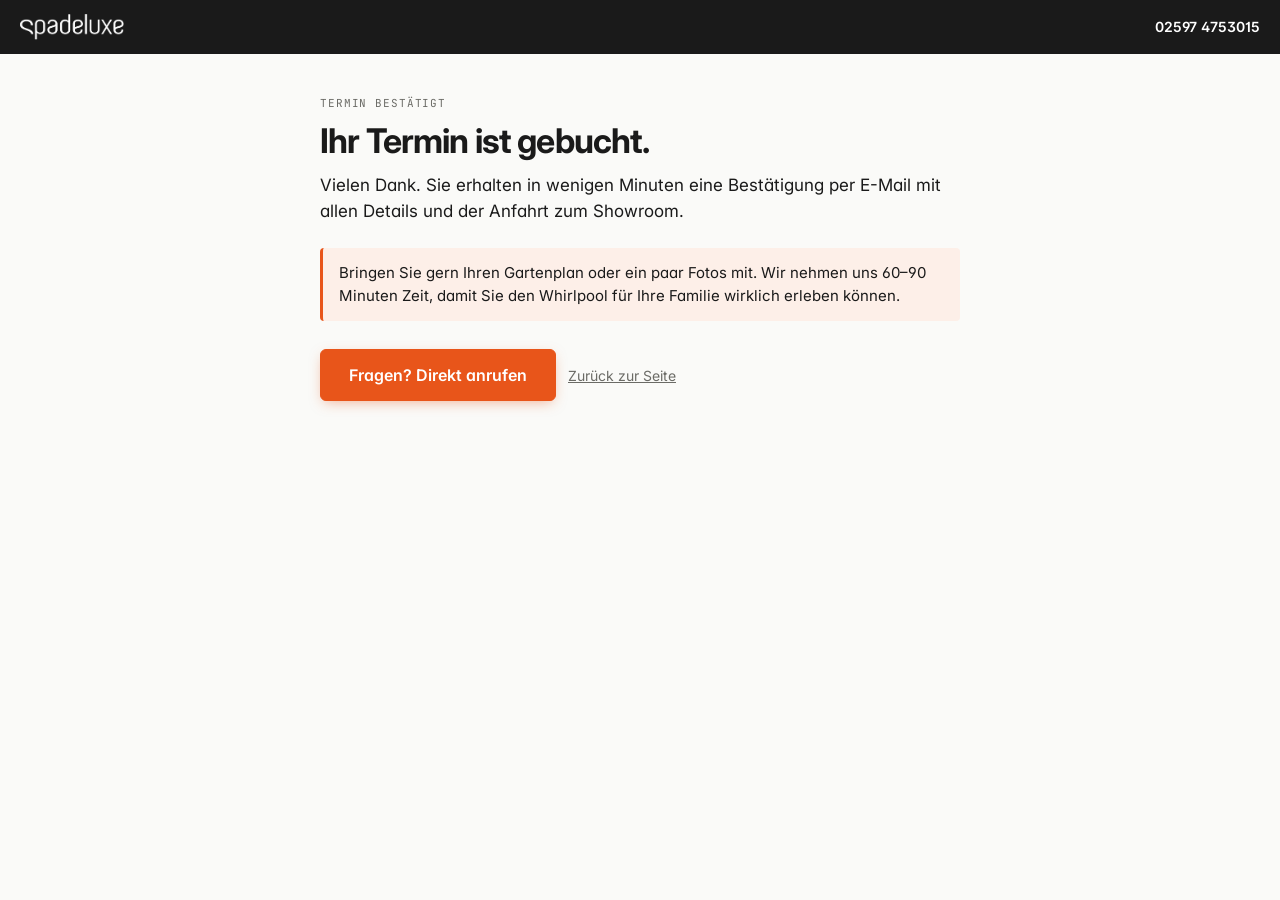
<file: danke.html>
<!DOCTYPE html>
<html lang="de">
<head>
  <meta charset="UTF-8" />
  <meta name="viewport" content="width=device-width, initial-scale=1, viewport-fit=cover" />
  <meta name="theme-color" content="#1A1A1A" />
  <meta name="robots" content="noindex, nofollow" />
  <title>Termin gebucht · SPA Deluxe</title>

  <!--
    Optionale Bestätigungsseite (nur für Kalender mit Redirect-Option, z. B. App „Zoho Bookings";
    die aktuell genutzten Zoho-CRM-Buchungsseiten bieten keinen Redirect → Seite derzeit nicht angebunden).
    In Zoho Bookings (Workspace → Policies & Preferences → „Show your own
    confirmation page") als Redirect-URL eintragen und „Pass booking details
    to confirmation page" aktivieren. Zoho hängt dann u. a. an:
      booking_id, service_name, assigned_to, booking_start_time,
      customer_first_name, customer_email, workspace_name, utm_*
    Zwei Betriebsarten:
      1) Im iframe des Termin-Modals auf bauherren.spadeluxe.de → meldet die
         Buchung per postMessage an die Landing Page (GA4-Event dort).
      2) Als eigenständige Seite (Kalender im neuen Tab geöffnet) → zeigt die
         Bestätigung und feuert das GA4-Event selbst (consent-gated).
  -->

  <link rel="preconnect" href="https://fonts.googleapis.com" />
  <link rel="preconnect" href="https://fonts.gstatic.com" crossorigin />
  <link href="https://fonts.googleapis.com/css2?family=Inter:wght@400;500;600;700&family=JetBrains+Mono:wght@400;500;600;700&display=swap" rel="stylesheet" />
  <link rel="stylesheet" href="styles.css" />
  <style>
    .danke {
      min-height: 100vh;
      display: flex;
      flex-direction: column;
      background: var(--color-cream, #F6F1E8);
    }
    .danke-header {
      background: var(--color-ink, #1A1A1A);
      padding: 14px 20px;
      display: flex;
      align-items: center;
      justify-content: space-between;
      gap: 16px;
    }
    .danke-header img { height: 26px; width: auto; display: block; }
    .danke-header a.phone {
      color: #fff;
      text-decoration: none;
      font-size: 14px;
      font-weight: 600;
      white-space: nowrap;
    }
    .danke-main {
      flex: 1;
      display: flex;
      align-items: flex-start;
      justify-content: center;
      padding: 40px 20px 56px;
    }
    .danke-card {
      width: 100%;
      max-width: 640px;
    }
    .danke-eyebrow {
      margin: 0 0 8px;
      font-family: 'JetBrains Mono', monospace;
      font-size: 11px;
      letter-spacing: 0.08em;
      text-transform: uppercase;
      color: var(--color-stone, #7A756C);
    }
    .danke h1 {
      margin: 0 0 12px;
      font-size: clamp(26px, 4vw, 34px);
      line-height: 1.15;
      color: var(--color-ink, #1A1A1A);
    }
    .danke .lead {
      margin: 0 0 24px;
      font-size: 17px;
      line-height: 1.55;
      color: var(--color-ink, #1A1A1A);
    }
    .danke-details {
      list-style: none;
      margin: 0 0 24px;
      padding: 0;
      border: 1px solid var(--color-sand, #E5DCCB);
      border-radius: 8px;
      background: #fff;
    }
    .danke-details li {
      display: flex;
      justify-content: space-between;
      gap: 16px;
      padding: 12px 16px;
      border-bottom: 1px solid var(--color-sand, #E5DCCB);
      font-size: 15px;
    }
    .danke-details li:last-child { border-bottom: 0; }
    .danke-details .k { color: var(--color-stone, #7A756C); }
    .danke-details .v { font-weight: 600; text-align: right; }
    .danke-details[hidden] { display: none; }
    .danke-next {
      margin: 0 0 28px;
      padding: 14px 16px;
      background: var(--color-action-bg, #FDEDE5);
      border-left: 3px solid var(--color-action, #E8551A);
      border-radius: 4px;
      font-size: 15px;
      line-height: 1.5;
    }
    .danke-actions { display: flex; flex-wrap: wrap; gap: 12px; align-items: center; }
    .danke-actions .btn { text-decoration: none; }
    .danke-actions .back {
      font-size: 14px;
      color: var(--color-stone, #7A756C);
      text-decoration: underline;
    }
    /* Im iframe des Modals: kompakter, ohne eigenen Header/Zurück-Link */
    html.embedded .danke-header,
    html.embedded .danke-actions .back { display: none; }
    html.embedded .danke-main { padding: 12px 4px 24px; }
  </style>
</head>
<body class="danke">

  <header class="danke-header">
    <a href="./" aria-label="Zur Bauherren-Seite">
      <img src="assets/logo-white.png" alt="SPA Deluxe" width="120" height="26" />
    </a>
    <a class="phone" href="tel:+4925974753015">02597 4753015</a>
  </header>

  <main class="danke-main">
    <div class="danke-card">
      <p class="danke-eyebrow" id="danke-eyebrow">Termin bestätigt</p>
      <h1 id="danke-title">Ihr Termin ist gebucht.</h1>
      <p class="lead" id="danke-lead">
        Vielen Dank. Sie erhalten in wenigen Minuten eine Bestätigung per E-Mail
        mit allen Details und der Anfahrt zum Showroom.
      </p>

      <ul class="danke-details" id="danke-details" hidden>
        <li id="row-service" hidden><span class="k">Termin</span><span class="v" id="val-service"></span></li>
        <li id="row-start" hidden><span class="k">Wann</span><span class="v" id="val-start"></span></li>
        <li id="row-staff" hidden><span class="k">Ihr Berater</span><span class="v" id="val-staff"></span></li>
        <li id="row-id" hidden><span class="k">Buchungs-Nr.</span><span class="v" id="val-id"></span></li>
      </ul>

      <p class="danke-next">
        Bringen Sie gern Ihren Gartenplan oder ein paar Fotos mit. Wir nehmen
        uns 60–90 Minuten Zeit, damit Sie den Whirlpool für Ihre Familie
        wirklich erleben können.
      </p>

      <div class="danke-actions">
        <a class="btn btn-primary" href="tel:+4925974753015">Fragen? Direkt anrufen</a>
        <a class="back" href="./">Zurück zur Seite</a>
      </div>
    </div>
  </main>

  <script>
    (() => {
      'use strict';

      // Optional (Stufe 3 im README): Zoho-Flow-Webhook, der utm_* + booking_id
      // in den CRM-Lead schreibt. Leer lassen = deaktiviert.
      const ZOHO_FLOW_WEBHOOK = '';

      const GA_ID = 'G-1TQQ5LLNJF';
      const q = new URLSearchParams(window.location.search);
      const get = (k) => (q.get(k) || '').trim();

      const bookingId = get('booking_id');
      const serviceName = get('service_name');
      const staff = get('assigned_to');
      const workspace = get('workspace_name');
      const firstName = get('customer_first_name') || get('customer_name');
      const startRaw = get('booking_start_time');

      // Showroom aus Service-/Workspace-Namen ableiten (z. B. „Ausstellung Nürnberg")
      const SHOWROOMS = ['Nürnberg', 'München', 'Unterhaching', 'Ludwigsburg', 'Rüsselsheim', 'Senden', 'Hamburg'];
      const haystack = (serviceName + ' ' + workspace).toLowerCase();
      let showroom = SHOWROOMS.find((s) => haystack.includes(s.toLowerCase())) || '';
      if (showroom === 'Unterhaching') showroom = 'München';

      // --- UI füllen ---
      const show = (rowId, valId, value) => {
        if (!value) return false;
        document.getElementById(valId).textContent = value;
        document.getElementById(rowId).hidden = false;
        return true;
      };
      let startPretty = startRaw;
      if (startRaw) {
        const d = new Date(startRaw);
        if (!isNaN(d.getTime())) {
          startPretty = d.toLocaleString('de-DE', {
            weekday: 'short', day: '2-digit', month: '2-digit', year: 'numeric',
            hour: '2-digit', minute: '2-digit',
          }) + ' Uhr';
        }
      }
      const any = [
        show('row-service', 'val-service', serviceName),
        show('row-start', 'val-start', startPretty),
        show('row-staff', 'val-staff', staff),
        show('row-id', 'val-id', bookingId),
      ].some(Boolean);
      if (any) document.getElementById('danke-details').hidden = false;
      if (firstName) {
        document.getElementById('danke-title').textContent = firstName + ', Ihr Termin ist gebucht.';
      }
      if (showroom) {
        document.getElementById('danke-eyebrow').textContent = 'Termin bestätigt · Showroom ' + showroom;
      }

      const detail = {
        type: 'spa:booking-confirmed',
        booking_id: bookingId,
        service_name: serviceName,
        showroom: showroom,
        start: startRaw,
      };

      // --- Betriebsart 1: im iframe des Termin-Modals ---
      const embedded = window.parent && window.parent !== window;
      if (embedded) {
        document.documentElement.classList.add('embedded');
        try {
          window.parent.postMessage(detail, window.location.origin);
        } catch (e) { /* fremdes Parent-Origin → kein Zugriff, kein Problem */ }
      }

      // --- Betriebsart 2: eigenständig geöffnet → GA4 selbst feuern (consent-gated) ---
      if (!embedded) {
        let consent = null;
        try { consent = localStorage.getItem('cookie-consent'); } catch (e) { /* private mode */ }
        if (consent === 'all') {
          const s = document.createElement('script');
          s.async = true;
          s.src = 'https://www.googletagmanager.com/gtag/js?id=' + GA_ID;
          document.head.appendChild(s);
          window.dataLayer = window.dataLayer || [];
          window.gtag = function gtag() { window.dataLayer.push(arguments); };
          window.gtag('js', new Date());
          window.gtag('config', GA_ID, { anonymize_ip: true });
          window.gtag('event', 'termin_gebucht', {
            event_category: 'termin',
            event_label: showroom,
            booking_id: bookingId || undefined,
            service_name: serviceName || undefined,
          });
        }
      }

      // --- Optional: Attribution ins CRM (Zoho-Flow-Webhook) ---
      if (ZOHO_FLOW_WEBHOOK && bookingId && navigator.sendBeacon) {
        const payload = {
          booking_id: bookingId,
          customer_email: get('customer_email'),
          showroom: showroom,
          service_name: serviceName,
          quelle: 'Lead: Bauherren',
          landing_page: 'bauherren.spadeluxe.de',
        };
        ['utm_source', 'utm_medium', 'utm_campaign', 'utm_term', 'utm_content', 'gclid', 'fbclid'].forEach((k) => {
          const v = get(k);
          if (v) payload[k] = v;
        });
        try {
          navigator.sendBeacon(ZOHO_FLOW_WEBHOOK, new Blob([JSON.stringify(payload)], { type: 'application/json' }));
        } catch (e) { /* Beacon optional */ }
      }
    })();
  </script>
</body>
</html>
</file>
<file: styles.css>
/* ============================================================
   Bauherr Pilot-Page — SPA Deluxe GmbH
   Long-Form Direct-Response Landing Page · v1.0
   Design-System: konsistent zum Marketing-Manifesto
   ============================================================ */

:root {
  /* Farben */
  --color-cream: #FAFAF8;
  --color-sand: #F1F0EC;
  --color-sand-dark: #E3E0D8;
  --color-ink: #1A1A1A;
  --color-stone: #6B6B66;
  --color-pebble: #9A9892;
  --color-slate: #2C4A6E;
  --color-slate-dark: #1F3754;
  --color-slate-bg: #EDF1F6;
  --color-success: #4A7C3E;
  --color-action: #E8551A;       /* Signal-Orange, primärer Action-Button */
  --color-action-dark: #C8460F;
  --color-action-bg: #FDEFE8;
  --color-gold: #F5A623;          /* Google-Sterne */

  /* Layout */
  --content-max: 720px;
  --content-wide: 960px;
  --section-pad-y: 5rem;
  --section-pad-y-sm: 2.5rem;
  --section-pad-x: 1.5rem;

  /* Motion */
  --ease-out: cubic-bezier(0.22, 1, 0.36, 1);
}

/* ---------- Reset ---------- */
*, *::before, *::after { box-sizing: border-box; }
html, body { margin: 0; padding: 0; }
html { scroll-behavior: smooth; -webkit-text-size-adjust: 100%; }
body {
  font-family: 'Inter', -apple-system, BlinkMacSystemFont, system-ui, sans-serif;
  font-size: 17px;
  line-height: 1.7;
  color: var(--color-ink);
  background: var(--color-cream);
  -webkit-font-smoothing: antialiased;
  -moz-osx-font-smoothing: grayscale;
  font-feature-settings: "ss01", "cv01", "cv11";
}
img { max-width: 100%; height: auto; display: block; }
button { font-family: inherit; cursor: pointer; }

/* ---------- Typography ---------- */
h1, h2, h3, h4 { color: var(--color-ink); font-weight: 700; margin: 0; }
h1 {
  font-size: clamp(28px, 5vw, 48px);
  font-weight: 700;
  line-height: 1.1;
  letter-spacing: -0.025em;
}
h2 {
  font-size: clamp(24px, 4vw, 36px);
  font-weight: 700;
  line-height: 1.15;
  letter-spacing: -0.015em;
  margin-bottom: 1.5rem;
}
h3 {
  font-size: 22px;
  font-weight: 600;
  line-height: 1.3;
  margin-bottom: 0.6rem;
}
h4 {
  font-size: 17px;
  font-weight: 600;
  line-height: 1.4;
  margin-bottom: 0.4rem;
}
p { margin: 0 0 1.2rem; }
p:last-child { margin-bottom: 0; }

.lead {
  font-size: 19px;
  line-height: 1.55;
  color: var(--color-stone);
}

.mono, .meta {
  font-family: 'JetBrains Mono', ui-monospace, SFMono-Regular, monospace;
}
.meta {
  font-size: 12px;
  color: var(--color-stone);
  text-transform: uppercase;
  letter-spacing: 1.8px;
  font-weight: 500;
}

a { color: var(--color-slate); text-decoration: none; }
a:hover { text-decoration: underline; }

/* ---------- Layout ---------- */
.wrap {
  width: 100%;
  max-width: var(--content-max);
  margin: 0 auto;
  padding: 0 var(--section-pad-x);
}
.wrap-wide {
  width: 100%;
  max-width: var(--content-wide);
  margin: 0 auto;
  padding: 0 var(--section-pad-x);
}

section {
  padding: var(--section-pad-y) 0;
  position: relative;
  scroll-margin-top: 80px;
}
section.alt {
  background: var(--color-sand);
}

/* ---------- Section-Meta (Nummer + Label) ---------- */
.section-meta {
  display: flex;
  align-items: center;
  gap: 0.75rem;
  margin-bottom: 1rem;
  flex-wrap: wrap;
}
.section-meta .num {
  font-family: 'JetBrains Mono', monospace;
  font-size: 11px;
  color: var(--color-stone);
  letter-spacing: 1.5px;
  text-transform: uppercase;
}
.section-meta .pill {
  display: inline-block;
  font-family: 'JetBrains Mono', monospace;
  font-size: 11px;
  color: var(--color-slate);
  background: var(--color-slate-bg);
  padding: 3px 10px;
  border-radius: 99px;
  letter-spacing: 0.5px;
  text-transform: uppercase;
}

/* ---------- Hero ---------- */
.hero {
  padding: 5rem 0 4rem;
  background: var(--color-cream);
}
.hero .meta-strip {
  margin-bottom: 2rem;
  display: flex;
  gap: 0.6rem;
  flex-wrap: wrap;
  align-items: center;
}
.hero .meta-strip .sep {
  color: var(--color-pebble);
}
.hero h1 {
  margin-bottom: 1.5rem;
  max-width: 14ch;
}
.hero .hero-sub {
  font-size: clamp(17px, 2.2vw, 21px);
  line-height: 1.5;
  color: var(--color-stone);
  max-width: 38ch;
  margin-bottom: 2.5rem;
}
.hero .trust-strip {
  margin-bottom: 2.5rem;
}

/* Trust-Pills */
.trust-strip {
  display: flex;
  gap: 0.5rem;
  flex-wrap: wrap;
}
.trust-pill {
  display: inline-flex;
  align-items: center;
  gap: 0.4rem;
  font-family: 'JetBrains Mono', monospace;
  font-size: 12px;
  color: var(--color-ink);
  background: var(--color-sand);
  border: 1px solid var(--color-sand-dark);
  padding: 6px 12px;
  border-radius: 99px;
  letter-spacing: 0.3px;
}
.trust-pill .dot {
  width: 6px;
  height: 6px;
  border-radius: 50%;
  background: var(--color-success);
  display: inline-block;
}

/* ---------- CTAs ---------- */
.cta-row {
  display: flex;
  gap: 0.75rem;
  flex-wrap: wrap;
}
.btn {
  display: inline-flex;
  align-items: center;
  justify-content: center;
  gap: 0.5rem;
  min-height: 52px;
  padding: 14px 28px;
  border-radius: 6px;
  font-size: 16px;
  font-weight: 600;
  line-height: 1.2;
  text-decoration: none;
  border: 1.5px solid transparent;
  transition: transform 0.15s var(--ease-out), background 0.15s, color 0.15s, border-color 0.15s;
  cursor: pointer;
  white-space: nowrap;
}
.btn:hover { text-decoration: none; transform: translateY(-1px); }
.btn:active { transform: translateY(0); }
.btn-primary {
  background: var(--color-action);
  color: #fff;
  border-color: var(--color-action);
  box-shadow: 0 4px 14px -4px rgba(232, 85, 26, 0.5);
}
.btn-primary:hover {
  background: var(--color-action-dark);
  border-color: var(--color-action-dark);
  box-shadow: 0 6px 18px -4px rgba(232, 85, 26, 0.6);
}
.btn-secondary {
  background: transparent;
  color: var(--color-slate);
  border: 1.5px solid var(--color-slate);
}
.btn-secondary:hover { background: var(--color-slate-bg); }

/* Slate-Variante für Buttons, die nicht der Haupt-CTA sind */
.btn-slate {
  background: var(--color-slate);
  color: #fff;
  border-color: var(--color-slate);
}
.btn-slate:hover { background: var(--color-slate-dark); border-color: var(--color-slate-dark); }

/* Phone-Call-Variante (outline auf dunklem Header) */
.btn-call {
  background: transparent;
  color: #fff;
  border-color: rgba(255, 255, 255, 0.35);
  font-variant-numeric: tabular-nums;
}
.btn-call:hover { background: rgba(255, 255, 255, 0.08); border-color: rgba(255,255,255,0.6); }
.btn-call .icon-phone {
  width: 16px;
  height: 16px;
  display: inline-block;
  vertical-align: middle;
}

.btn-arrow::after { content: " →"; }

/* ---------- Sticky Site-Header (reveal nach Hero, DARK) ---------- */
.site-header {
  position: fixed;
  top: 0;
  left: 0;
  right: 0;
  z-index: 60;
  background: rgba(20, 20, 20, 0.92);
  backdrop-filter: blur(12px) saturate(140%);
  -webkit-backdrop-filter: blur(12px) saturate(140%);
  border-bottom: 1px solid rgba(255, 255, 255, 0.08);
  transform: translateY(-100%);
  transition: transform 0.35s var(--ease-out);
}
.site-header.visible { transform: translateY(0); }

/* Reviews-Chip im dunklen Header: heller Stil */
.site-header .reviews {
  background: rgba(255, 255, 255, 0.06);
  border-color: rgba(255, 255, 255, 0.12);
  color: rgba(255, 255, 255, 0.95);
}
.site-header .reviews .rating { color: #fff; }
.site-header .reviews .count { color: rgba(255, 255, 255, 0.65); }
.site-header .reviews .g-logo { color: rgba(255, 255, 255, 0.7); }
.site-header-inner {
  max-width: 1180px;
  margin: 0 auto;
  padding: 0.75rem 1.5rem;
  display: flex;
  align-items: center;
  justify-content: space-between;
  gap: 1.25rem;
  min-height: 64px;
}
.site-header .logo {
  height: 26px;
  width: auto;
  display: block;
}
.site-header .header-center {
  display: flex;
  align-items: center;
  gap: 0.75rem;
  flex-shrink: 1;
  min-width: 0;
}
.site-header .header-cta {
  display: flex;
  align-items: center;
  gap: 0.5rem;
  flex-shrink: 0;
}
.site-header .btn {
  min-height: 42px;
  padding: 10px 18px;
  font-size: 14px;
  width: auto;
}
@media (max-width: 767px) {
  .site-header-inner {
    padding: 0.6rem 1rem;
    min-height: 56px;
    gap: 0.5rem;
  }
  .site-header .logo { height: 22px; }
  .site-header .header-center { display: none; }
  .site-header .btn-call span.btn-call-text { display: none; }
  .site-header .btn-call { padding: 10px 12px; min-width: 44px; }
}

/* ---------- Google Reviews Block ---------- */
.reviews {
  display: inline-flex;
  align-items: center;
  gap: 0.6rem;
  background: var(--color-cream);
  border: 1px solid var(--color-sand-dark);
  border-radius: 999px;
  padding: 6px 14px 6px 10px;
  font-size: 14px;
}
.reviews.compact { padding: 4px 12px 4px 8px; font-size: 13px; }
.reviews .stars {
  display: inline-flex;
  gap: 1px;
}
.reviews .star {
  width: 16px;
  height: 16px;
  color: var(--color-gold);
  display: block;
}
.reviews.compact .star { width: 14px; height: 14px; }
.reviews .rating {
  font-weight: 700;
  color: var(--color-ink);
  font-feature-settings: "tnum";
}
.reviews .count {
  color: var(--color-stone);
  font-size: 13px;
}
.reviews .g-logo {
  font-family: 'Inter', sans-serif;
  font-weight: 700;
  font-size: 14px;
  letter-spacing: -0.01em;
  display: inline-flex;
  align-items: center;
  gap: 2px;
  color: var(--color-stone);
}
.reviews .g-logo .g {
  width: 14px; height: 14px; border-radius: 50%;
  background: conic-gradient(from -45deg, #4285F4 0deg 90deg, #34A853 90deg 180deg, #FBBC05 180deg 270deg, #EA4335 270deg 360deg);
  position: relative;
  display: inline-block;
}
.reviews .g-logo .g::after {
  content: "G";
  position: absolute;
  inset: 0;
  display: flex;
  align-items: center;
  justify-content: center;
  font-size: 9px;
  color: #fff;
  font-weight: 800;
}

.reviews-block {
  display: flex;
  align-items: center;
  justify-content: center;
  gap: 1rem;
  padding: 1.5rem;
  background: var(--color-cream);
  border: 1px solid var(--color-sand-dark);
  border-radius: 12px;
  margin: 2rem 0;
  flex-wrap: wrap;
}
section.alt .reviews-block { background: #fff; }
.reviews-block .big-rating {
  font-size: 36px;
  font-weight: 700;
  line-height: 1;
  color: var(--color-ink);
  font-feature-settings: "tnum";
}
.reviews-block .big-stars { display: inline-flex; gap: 2px; }
.reviews-block .big-stars .star { width: 22px; height: 22px; color: var(--color-gold); }
.reviews-block .info {
  display: flex;
  flex-direction: column;
  gap: 2px;
  font-size: 14px;
  color: var(--color-stone);
}
.reviews-block .info strong { color: var(--color-ink); font-weight: 600; font-size: 15px; }

/* ---------- Trust-Team-Block (Team + Awards + Reviews kombiniert) ---------- */
.trust-team-block {
  margin: 2.5rem 0 0;
  border-radius: 12px;
  overflow: hidden;
  border: 1px solid var(--color-sand-dark);
  box-shadow: 0 22px 50px -28px rgba(26, 26, 26, 0.22);
  background: #fff;
}
.trust-team-block picture,
.trust-team-block img {
  display: block;
  width: 100%;
  height: auto;
  pointer-events: none;
  user-select: none;
  -webkit-user-drag: none;
}

/* ---------- DtGV-Auszeichnungen (Light Trust-Card) ---------- */
.awards-block {
  margin: 2.5rem 0 0;
  background: #fff;
  border: 1px solid var(--color-sand-dark);
  border-radius: 12px;
  padding: 1.75rem 2rem 1rem;
  position: relative;
}
.awards-block .awards-eyebrow {
  font-family: 'JetBrains Mono', monospace;
  font-size: 11px;
  letter-spacing: 1.8px;
  text-transform: uppercase;
  color: var(--color-stone);
  margin-bottom: 0.65rem;
  display: flex;
  align-items: center;
  gap: 0.5rem;
}
.awards-block .awards-eyebrow::before {
  content: "";
  display: inline-block;
  width: 14px;
  height: 2px;
  background: var(--color-slate);
}
.awards-block .awards-headline {
  font-size: clamp(28px, 4.5vw, 38px);
  font-weight: 700;
  line-height: 1.1;
  letter-spacing: -0.025em;
  color: var(--color-ink);
  margin: 0 0 0.6rem;
}
.awards-block .awards-headline .num {
  color: var(--color-slate);
  font-weight: 800;
  font-feature-settings: "tnum";
  font-size: 1.18em;
  margin-right: 0.06em;
}
.awards-block .awards-sub {
  font-size: 14px;
  color: var(--color-stone);
  line-height: 1.55;
  margin: 0;
  max-width: 60ch;
}
.awards-block .awards-image {
  margin: 1.5rem auto 0;
  padding-top: 1.5rem;
  border-top: 1px solid var(--color-sand-dark);
  max-width: 920px;
  line-height: 0;
}
.awards-block .awards-image img {
  width: 100%;
  height: auto;
  display: block;
}
@media (max-width: 767px) {
  .awards-block { padding: 1.25rem 1.25rem 0.75rem; }
  .awards-block .awards-image { margin-top: 1.25rem; padding-top: 1.25rem; }
}

/* ---------- Media Slots (Hero-Video, Bilder) ---------- */
.media-slot {
  position: relative;
  width: 100%;
  background: var(--color-sand);
  border-radius: 12px;
  overflow: hidden;
  aspect-ratio: 16 / 9;
  border: 1px solid var(--color-sand-dark);
}
.media-slot.tall { aspect-ratio: 4 / 3; }
.media-slot.portrait { aspect-ratio: 3 / 4; }
.media-slot img,
.media-slot video,
.media-slot iframe {
  width: 100%;
  height: 100%;
  object-fit: cover;
  display: block;
  border: 0;
}
.media-slot .placeholder {
  position: absolute;
  inset: 0;
  display: flex;
  flex-direction: column;
  align-items: center;
  justify-content: center;
  text-align: center;
  padding: 1.5rem;
  background: linear-gradient(135deg, var(--color-sand) 0%, var(--color-sand-dark) 100%);
  color: var(--color-stone);
}
.media-slot .placeholder .label {
  font-family: 'JetBrains Mono', monospace;
  font-size: 11px;
  letter-spacing: 1.8px;
  text-transform: uppercase;
  color: var(--color-stone);
  margin-bottom: 0.4rem;
}
.media-slot .placeholder .title {
  font-size: 16px;
  font-weight: 600;
  color: var(--color-ink);
  margin-bottom: 0.25rem;
}
.media-slot .placeholder .hint {
  font-size: 13px;
  color: var(--color-stone);
  font-family: 'JetBrains Mono', monospace;
}

.hero-media .media-slot {
  border-radius: 16px;
  box-shadow: 0 20px 60px -20px rgba(26, 26, 26, 0.18);
}

/* Hero-Split-Layout: Desktop = Text links, Video rechts · Mobile = stacked */
.hero-wrap {
  width: 100%;
  max-width: 1240px;
  margin: 0 auto;
  padding: 0 var(--section-pad-x);
}
.hero-grid {
  display: grid;
  grid-template-columns: 1fr;
  gap: 2.5rem;
  align-items: center;
}
.hero-grid .hero-content { min-width: 0; }
.hero-grid .hero-media { margin-top: 0; }
@media (min-width: 900px) {
  .hero-grid {
    grid-template-columns: minmax(0, 1fr) minmax(0, 1.05fr);
    gap: 3.5rem;
  }
}
.hero-grid .hero-media .media-slot {
  aspect-ratio: 4 / 3;
}
@media (max-width: 899px) {
  .hero-grid .hero-media { margin-top: 1.5rem; }
}
@media (max-width: 767px) {
  .hero-grid .hero-media { margin-top: 1rem; }
}

.mechanism-media {
  margin: 2rem 0 1rem;
}
.offer-card .offer-media {
  margin: 0 0 2rem;
  border-radius: 8px;
  overflow: hidden;
}
.offer-card .offer-media .media-slot {
  background: rgba(255, 255, 255, 0.05);
  border-color: rgba(255, 255, 255, 0.1);
  border-radius: 8px;
}
.offer-card .offer-media .placeholder {
  background: linear-gradient(135deg, rgba(255,255,255,0.06) 0%, rgba(255,255,255,0.02) 100%);
  color: rgba(255,255,255,0.7);
}
.offer-card .offer-media .placeholder .title { color: #fff; }
.offer-card .offer-media .placeholder .label,
.offer-card .offer-media .placeholder .hint { color: rgba(255,255,255,0.6); }

/* ---------- Block 02 · Pain ---------- */
.pain-prose p {
  font-size: 18px;
  line-height: 1.7;
  margin-bottom: 1.4rem;
  color: var(--color-ink);
}
.pain-prose p:first-of-type::first-letter {
  /* keine Drop-Caps */
}
.pain-question {
  font-size: clamp(22px, 3vw, 28px);
  font-weight: 700;
  line-height: 1.3;
  letter-spacing: -0.01em;
  color: var(--color-ink);
  padding: 1.5rem 0;
  border-top: 1px solid var(--color-sand-dark);
  border-bottom: 1px solid var(--color-sand-dark);
  margin: 2rem 0;
}

.pain-media {
  margin: 2rem 0 2rem;
}
.pain-media .media-slot {
  aspect-ratio: 4 / 3;
  border-radius: 12px;
}

/* ---------- Block 03 · False Solutions ---------- */
.false-grid {
  display: grid;
  grid-template-columns: 1fr;
  gap: 1.25rem;
  margin-top: 2rem;
}
@media (min-width: 720px) {
  .false-grid { grid-template-columns: 1fr 1fr; gap: 1.5rem; }
}
.false-card {
  background: var(--color-cream);
  border: 1px solid var(--color-sand-dark);
  border-radius: 8px;
  padding: 1.75rem;
}
section.alt .false-card { background: #fff; }
.false-card .num {
  font-family: 'JetBrains Mono', monospace;
  font-size: 11px;
  color: var(--color-stone);
  letter-spacing: 1.5px;
  margin-bottom: 0.6rem;
  display: block;
}
.false-card h3 { font-size: 19px; }
.false-card p { font-size: 16px; line-height: 1.6; color: var(--color-stone); margin: 0; }

.transition-prose {
  margin-top: 2.5rem;
  font-size: 18px;
  line-height: 1.6;
  color: var(--color-ink);
}

/* ---------- Block 04 · Mechanism ---------- */
.mechanism-media {
  margin: 1.5rem 0 1.75rem;
}
.mechanism-media .media-slot {
  aspect-ratio: 4 / 3;
  border-radius: 12px;
}

.mechanism-list {
  list-style: none;
  padding: 0;
  margin: 2rem 0;
  display: grid;
  gap: 1rem;
}
.mechanism-list li {
  background: var(--color-cream);
  border: 1px solid var(--color-sand-dark);
  border-left: 3px solid var(--color-slate);
  border-radius: 6px;
  padding: 1.25rem 1.5rem;
}
section.alt .mechanism-list li { background: #fff; }
.mechanism-list li strong {
  display: block;
  font-size: 17px;
  margin-bottom: 0.25rem;
  color: var(--color-ink);
}
.mechanism-list li p {
  font-size: 16px;
  line-height: 1.6;
  color: var(--color-stone);
  margin: 0;
}

.pull-quote {
  margin: 3rem 0 1rem;
  padding: 2rem 1.5rem;
  background: var(--color-slate-bg);
  border-left: 4px solid var(--color-slate);
  border-radius: 4px;
}
.pull-quote blockquote {
  margin: 0;
  font-size: clamp(20px, 2.6vw, 24px);
  font-weight: 500;
  line-height: 1.4;
  letter-spacing: -0.01em;
  color: var(--color-ink);
}
.pull-quote cite {
  display: block;
  margin-top: 1rem;
  font-style: normal;
  font-family: 'JetBrains Mono', monospace;
  font-size: 13px;
  color: var(--color-stone);
}

/* ---------- Block 05 · Proof ---------- */
.proof-grid {
  display: grid;
  grid-template-columns: 1fr;
  gap: 1.25rem;
  margin: 2rem 0;
}
@media (min-width: 900px) {
  .proof-grid { grid-template-columns: repeat(3, 1fr); }
}
.proof-card {
  background: var(--color-cream);
  border: 1px solid var(--color-sand-dark);
  border-radius: 10px;
  padding: 0;
  display: flex;
  flex-direction: column;
  overflow: hidden;
}
section.alt .proof-card { background: #fff; }

.proof-card .proof-photo {
  width: 100%;
  aspect-ratio: 4 / 3;
  overflow: hidden;
  background: var(--color-sand);
  border-bottom: 1px solid var(--color-sand-dark);
  position: relative;
}
.proof-card .proof-photo img {
  width: 100%;
  height: 100%;
  object-fit: cover;
  display: block;
  user-select: none;
  -webkit-user-select: none;
  -webkit-user-drag: none;
  pointer-events: none;
}
.proof-card .proof-body {
  padding: 1.5rem 1.5rem 1.75rem;
  display: flex;
  flex-direction: column;
  flex: 1;
}
.proof-card .age {
  font-family: 'JetBrains Mono', monospace;
  font-size: 11px;
  color: var(--color-slate);
  background: var(--color-slate-bg);
  padding: 3px 10px;
  border-radius: 99px;
  letter-spacing: 0.5px;
  display: inline-block;
  margin-bottom: 1rem;
  align-self: flex-start;
}
.proof-card blockquote {
  margin: 0 0 1.25rem;
  font-size: 16px;
  line-height: 1.55;
  color: var(--color-ink);
  font-weight: 400;
}
.proof-card cite {
  font-style: normal;
  font-family: 'JetBrains Mono', monospace;
  font-size: 12px;
  color: var(--color-stone);
  margin-top: auto;
}

.authority-strip {
  display: flex;
  flex-wrap: wrap;
  gap: 0.5rem;
  justify-content: flex-start;
  margin-top: 2.5rem;
  padding-top: 2.5rem;
  border-top: 1px solid var(--color-sand-dark);
}

/* ---------- Block 06 · Why SPA Deluxe ---------- */
.why-media {
  margin: 1.5rem 0 0.5rem;
}
.why-media .media-slot {
  aspect-ratio: 3 / 2;
  border-radius: 12px;
}


.why-grid {
  display: grid;
  grid-template-columns: 1fr;
  gap: 1.25rem;
  margin-top: 2rem;
}
@media (min-width: 720px) {
  .why-grid { grid-template-columns: 1fr 1fr; gap: 1.5rem; }
}
.why-card {
  background: var(--color-cream);
  border: 1px solid var(--color-sand-dark);
  border-radius: 8px;
  padding: 1.75rem;
}
section.alt .why-card { background: #fff; }
.why-card .num {
  font-family: 'JetBrains Mono', monospace;
  font-size: 11px;
  color: var(--color-stone);
  letter-spacing: 1.5px;
  margin-bottom: 0.6rem;
  display: block;
}
.why-card h3 { font-size: 19px; margin-bottom: 0.6rem; }
.why-card p { font-size: 16px; line-height: 1.65; color: var(--color-stone); margin: 0; }

/* ---------- Block 07 · Vergleichs-Tabelle ---------- */
.compare-wrap {
  margin: 2rem 0;
}
.compare-table {
  width: 100%;
  border-collapse: collapse;
  font-size: 15px;
  background: var(--color-cream);
  border-radius: 8px;
  overflow: hidden;
  border: 1px solid var(--color-sand-dark);
}
section.alt .compare-table { background: #fff; }
.compare-table th, .compare-table td {
  padding: 0.85rem 1rem;
  text-align: left;
  border-bottom: 1px solid var(--color-sand-dark);
  vertical-align: top;
}
.compare-table thead th {
  font-size: 13px;
  font-weight: 600;
  color: var(--color-stone);
  text-transform: uppercase;
  letter-spacing: 0.5px;
  background: var(--color-sand);
}
.compare-table th.spa-col,
.compare-table td.spa-col {
  background: var(--color-slate-bg);
  color: var(--color-ink);
  font-weight: 500;
}
.compare-table thead th.spa-col {
  color: var(--color-slate);
  font-weight: 700;
}
.compare-table td:first-child {
  font-weight: 600;
  color: var(--color-ink);
}
.compare-table tr:last-child td { border-bottom: none; }

/* Mobile: Tabelle in Karten-Stack */
.compare-cards {
  display: none;
  flex-direction: column;
  gap: 1rem;
  margin: 2rem 0;
}
.compare-card {
  background: var(--color-cream);
  border: 1px solid var(--color-sand-dark);
  border-radius: 8px;
  padding: 1.5rem;
}
section.alt .compare-card { background: #fff; }
.compare-card.spa {
  background: var(--color-slate-bg);
  border-color: var(--color-slate);
}
.compare-card h4 {
  font-size: 17px;
  margin-bottom: 1rem;
  padding-bottom: 0.75rem;
  border-bottom: 1px solid var(--color-sand-dark);
}
.compare-card.spa h4 { color: var(--color-slate); border-color: rgba(44, 74, 110, 0.2); }
.compare-card dl {
  margin: 0;
  display: grid;
  grid-template-columns: 1fr;
  gap: 0.6rem;
}
.compare-card dt {
  font-size: 12px;
  text-transform: uppercase;
  letter-spacing: 0.5px;
  color: var(--color-stone);
  font-weight: 600;
}
.compare-card dd {
  margin: 0 0 0.4rem;
  font-size: 15px;
  color: var(--color-ink);
}

/* ---------- Block 08 · Offer ---------- */
.offer-visual {
  position: relative;
  margin: 2rem 0 1.5rem;
  border-radius: 14px;
  overflow: hidden;
  box-shadow: 0 24px 60px -24px rgba(26, 26, 26, 0.22);
}
.offer-visual picture,
.offer-visual img {
  display: block;
  width: 100%;
  height: auto;
}
.offer-prose {
  font-size: 17px;
  line-height: 1.65;
  color: var(--color-ink);
  text-align: center;
  max-width: 56ch;
  margin: 1.5rem auto 0;
}


.offer-card {
  background: linear-gradient(180deg, var(--color-slate) 0%, var(--color-slate-dark) 100%);
  color: #fff;
  border-radius: 12px;
  padding: 2.5rem;
  margin: 2rem 0;
  position: relative;
  overflow: hidden;
}
.offer-card::before {
  content: "";
  position: absolute;
  top: -50%;
  right: -10%;
  width: 60%;
  height: 200%;
  background: radial-gradient(circle, rgba(255,255,255,0.04) 0%, transparent 60%);
  pointer-events: none;
}
.offer-card .offer-label {
  font-family: 'JetBrains Mono', monospace;
  font-size: 12px;
  letter-spacing: 1.8px;
  text-transform: uppercase;
  color: rgba(255, 255, 255, 0.7);
  margin-bottom: 0.5rem;
}
.offer-card h3 {
  color: #fff;
  font-size: clamp(22px, 3vw, 28px);
  margin-bottom: 2rem;
  letter-spacing: -0.01em;
}
.offer-card .offer-list {
  list-style: none;
  padding: 0;
  margin: 0 0 2rem;
  display: grid;
  gap: 0.75rem;
}
.offer-card .offer-list li {
  display: flex;
  align-items: flex-start;
  gap: 0.75rem;
  font-size: 16px;
  line-height: 1.5;
  color: rgba(255, 255, 255, 0.92);
}
.offer-card .offer-list li > span:last-child {
  flex: 1;
  min-width: 0;
}
.offer-card .offer-list strong {
  color: #fff;
  font-weight: 600;
}
.offer-card .offer-list .offer-item-price {
  display: block;
  margin-top: 0.15rem;
  font-family: 'JetBrains Mono', monospace;
  font-size: 13px;
  color: rgba(255, 255, 255, 0.55);
  font-feature-settings: "tnum";
}
.offer-card .price-row:first-child .val {
  text-decoration: line-through;
  text-decoration-thickness: 1.5px;
  text-decoration-color: rgba(255, 255, 255, 0.45);
}
.offer-card .offer-list .check {
  flex-shrink: 0;
  width: 22px;
  height: 22px;
  border-radius: 50%;
  background: rgba(74, 124, 62, 0.9);
  color: #fff;
  display: inline-flex;
  align-items: center;
  justify-content: center;
  font-size: 13px;
  font-weight: 700;
  margin-top: 1px;
}
.offer-card .offer-incl {
  font-size: 15px;
  color: rgba(255, 255, 255, 0.75);
  margin-bottom: 2rem;
  font-style: italic;
}
.offer-card .price-block {
  border-top: 1px solid rgba(255, 255, 255, 0.15);
  padding-top: 1.5rem;
  display: grid;
  grid-template-columns: 1fr;
  gap: 0.5rem;
}
.offer-card .price-row {
  display: flex;
  justify-content: space-between;
  align-items: baseline;
  font-family: 'JetBrains Mono', monospace;
  font-size: 14px;
  color: rgba(255, 255, 255, 0.7);
}
.offer-card .price-row.bundle {
  font-size: 18px;
  color: #fff;
  font-weight: 700;
  margin-top: 0.4rem;
}
.offer-card .price-row.saving {
  color: #B9D9B0;
  margin-top: 0.4rem;
  font-weight: 600;
}
.offer-card .price-row .val { font-feature-settings: "tnum"; }

.variant-a-note {
  background: var(--color-sand);
  border-left: 3px solid var(--color-pebble);
  padding: 1.25rem 1.5rem;
  border-radius: 4px;
  margin-top: 1.5rem;
  font-size: 16px;
  color: var(--color-stone);
}
section.alt .variant-a-note { background: var(--color-cream); }
.variant-a-note strong { color: var(--color-ink); }

/* ---------- Block 09 · Risk Reversal ---------- */
.risk-prose p {
  font-size: 18px;
  line-height: 1.7;
  margin-bottom: 1.4rem;
}
.risk-callout {
  background: var(--color-slate-bg);
  border-left: 4px solid var(--color-success);
  padding: 1.5rem;
  border-radius: 4px;
  margin: 2rem 0;
  display: flex;
  align-items: center;
  gap: 1rem;
}
.risk-callout .seal {
  flex-shrink: 0;
  width: 56px;
  height: 56px;
  border-radius: 50%;
  background: var(--color-success);
  color: #fff;
  display: inline-flex;
  align-items: center;
  justify-content: center;
  font-family: 'JetBrains Mono', monospace;
  font-size: 11px;
  font-weight: 700;
  line-height: 1;
  text-align: center;
  text-transform: uppercase;
  letter-spacing: 0.5px;
}
.risk-callout .seal span:first-child { font-size: 18px; }
.risk-callout p { margin: 0; font-size: 16px; line-height: 1.5; }
.risk-callout strong { color: var(--color-ink); }

/* ---------- Block 10 · FAQ ---------- */
.faq-list {
  margin: 2rem 0;
  border-top: 1px solid var(--color-sand-dark);
}
.faq-item {
  border-bottom: 1px solid var(--color-sand-dark);
}
.faq-q {
  width: 100%;
  display: flex;
  align-items: flex-start;
  justify-content: space-between;
  gap: 1rem;
  background: transparent;
  border: none;
  padding: 1.5rem 0;
  text-align: left;
  font-family: inherit;
  font-size: 18px;
  font-weight: 600;
  line-height: 1.4;
  color: var(--color-ink);
  cursor: pointer;
  transition: color 0.15s;
}
.faq-q:hover { color: var(--color-slate); }
.faq-q .icon {
  flex-shrink: 0;
  width: 24px;
  height: 24px;
  border: 1.5px solid var(--color-stone);
  border-radius: 50%;
  display: inline-flex;
  align-items: center;
  justify-content: center;
  font-size: 14px;
  font-weight: 700;
  color: var(--color-stone);
  transition: transform 0.25s var(--ease-out), border-color 0.15s, color 0.15s;
  line-height: 1;
}
.faq-item.open .faq-q .icon {
  transform: rotate(45deg);
  border-color: var(--color-slate);
  color: var(--color-slate);
}
.faq-a {
  max-height: 0;
  overflow: hidden;
  transition: max-height 0.3s var(--ease-out);
}
.faq-item.open .faq-a {
  max-height: 800px;
}
.faq-a-inner {
  padding: 0 0 1.5rem;
  font-size: 16px;
  line-height: 1.65;
  color: var(--color-stone);
}
.faq-a-inner p:last-child { margin-bottom: 0; }

/* ---------- Block 11 · Final CTA ---------- */
.final-cta-section {
  background: var(--color-ink);
  color: #fff;
  padding: 5rem 0;
}
.final-cta-section .meta {
  color: rgba(255,255,255,0.6);
}
.final-cta-section h2 {
  color: #fff;
  margin-bottom: 1rem;
}
.final-cta-section .lead {
  color: rgba(255,255,255,0.8);
  max-width: 38ch;
  margin-bottom: 2.5rem;
}
.final-cta-section .trust-pill {
  background: rgba(255,255,255,0.05);
  border-color: rgba(255,255,255,0.12);
  color: rgba(255,255,255,0.9);
}

.form-wrap {
  background: var(--color-cream);
  color: var(--color-ink);
  border-radius: 12px;
  padding: 2rem;
  margin: 0 0 3rem;
}
.form-wrap h3 {
  margin-bottom: 0.5rem;
}
.form-wrap .form-sub {
  font-size: 15px;
  color: var(--color-stone);
  margin-bottom: 1.5rem;
}

/* ---------- Multi-Step Termin-Formular ---------- */
.form-step { animation: fadeIn 0.3s ease; }
@keyframes fadeIn {
  from { opacity: 0; transform: translateY(8px); }
  to   { opacity: 1; transform: translateY(0); }
}

.showroom-grid {
  display: grid;
  grid-template-columns: 1fr;
  gap: 0.6rem;
  margin: 1.25rem 0 0;
}
@media (min-width: 560px) {
  .showroom-grid { grid-template-columns: 1fr 1fr; gap: 0.75rem; }
}

.showroom-card {
  background: var(--color-cream);
  border: 1px solid var(--color-sand-dark);
  border-radius: 10px;
  padding: 0.95rem 1.15rem;
  cursor: pointer;
  display: flex;
  align-items: center;
  justify-content: space-between;
  gap: 0.75rem;
  text-align: left;
  font-family: inherit;
  width: 100%;
  min-height: 64px;
  transition: transform 0.15s var(--ease-out), border-color 0.15s, box-shadow 0.15s, background 0.15s;
}
.showroom-card:hover,
.showroom-card:focus-visible {
  border-color: var(--color-slate);
  background: #fff;
  transform: translateY(-1px);
  box-shadow: 0 6px 18px -10px rgba(44, 74, 110, 0.4);
  outline: none;
}
.showroom-card .showroom-info {
  display: flex;
  flex-direction: column;
  gap: 0.1rem;
  min-width: 0;
}
.showroom-card .showroom-name {
  font-size: 17px;
  font-weight: 600;
  color: var(--color-ink);
  letter-spacing: -0.005em;
}
.showroom-card .showroom-region {
  font-family: 'JetBrains Mono', monospace;
  font-size: 11.5px;
  color: var(--color-stone);
  letter-spacing: 0.3px;
}
.showroom-card .showroom-arrow {
  font-size: 22px;
  font-weight: 400;
  color: var(--color-slate);
  flex-shrink: 0;
  transition: transform 0.15s var(--ease-out);
  line-height: 1;
}
.showroom-card:hover .showroom-arrow { transform: translateX(4px); }

.form-foot {
  margin: 1.25rem 0 0;
  font-size: 14px;
  color: var(--color-stone);
  text-align: center;
}
.form-foot a {
  color: var(--color-slate);
  font-weight: 600;
  text-decoration: none;
  font-variant-numeric: tabular-nums;
}
.form-foot a:hover { text-decoration: underline; }

#step-showroom { scroll-margin-top: 80px; }

/* ============================================================
   Termin-Modal (Zoho-Bookings-Kalender im iframe)
   ============================================================ */
.termin-modal {
  position: fixed;
  inset: 0;
  z-index: 1000;
  display: flex;
  align-items: center;
  justify-content: center;
  padding: 16px;
}
.termin-modal[hidden] { display: none; }

.termin-modal-backdrop {
  position: absolute;
  inset: 0;
  background: rgba(26, 26, 26, 0.72);
  backdrop-filter: blur(2px);
  -webkit-backdrop-filter: blur(2px);
  animation: fadeIn 0.18s ease;
}

.termin-modal-card {
  position: relative;
  z-index: 1;
  background: var(--color-cream);
  border-radius: 10px;
  width: 100%;
  max-width: 640px;
  max-height: calc(100vh - 32px);
  overflow-y: auto;
  box-shadow: 0 12px 48px rgba(0,0,0,0.25);
  animation: modalIn 0.22s cubic-bezier(0.2, 0.7, 0.2, 1);
}

@keyframes modalIn {
  from { opacity: 0; transform: translateY(12px) scale(0.98); }
  to   { opacity: 1; transform: translateY(0) scale(1); }
}

.termin-modal-close {
  position: absolute;
  top: 10px;
  right: 12px;
  width: 36px;
  height: 36px;
  border: 0;
  background: transparent;
  font-size: 28px;
  line-height: 1;
  color: var(--color-stone);
  cursor: pointer;
  border-radius: 50%;
  transition: background 0.15s, color 0.15s;
}
.termin-modal-close:hover {
  background: var(--color-sand);
  color: var(--color-ink);
}

.termin-modal-head {
  padding: 28px 28px 8px;
}
.termin-modal-eyebrow {
  margin: 0 0 0.25rem;
  font-family: 'JetBrains Mono', monospace;
  font-size: 11px;
  letter-spacing: 0.08em;
  text-transform: uppercase;
  color: var(--color-stone);
}
.termin-modal-title {
  margin: 0 0 0.4rem;
  font-size: 22px;
}
.termin-modal-sub {
  margin: 0.5rem 0 0;
  padding: 10px 14px;
  background: var(--color-action-bg);
  border-left: 3px solid var(--color-action);
  border-radius: 4px;
  font-size: 15px;
  font-weight: 500;
  line-height: 1.45;
  color: var(--color-ink);
}

.termin-modal-body {
  padding: 16px 28px 28px;
  min-height: 200px;
}
.termin-modal-body iframe {
  width: 100%;
  border: 0;
  display: block;
}
.termin-modal-loading {
  display: flex;
  align-items: center;
  justify-content: center;
  min-height: 200px;
  color: var(--color-stone);
  font-family: 'JetBrains Mono', monospace;
  font-size: 13px;
}

/* Mobile: Vollbild-Modal */
@media (max-width: 600px) {
  .termin-modal { padding: 0; }
  .termin-modal-card {
    max-height: 100vh;
    min-height: 100vh;
    border-radius: 0;
  }
  .termin-modal-head { padding: 20px 18px 8px; }
  .termin-modal-body { padding: 12px 18px 24px; }
}

body.modal-open { overflow: hidden; }

/* Calendar-Iframe-Variante: größere Mindesthöhe */
.termin-modal--meeting .termin-modal-card { max-width: 920px; }
.termin-modal--meeting .termin-modal-body iframe {
  min-height: 720px;
  background: #fff;
  border-radius: 6px;
}
.termin-modal-foot {
  margin: 12px 0 0;
  font-size: 13px;
  line-height: 1.5;
  color: var(--color-stone);
  text-align: center;
}
.termin-modal-foot a { color: var(--color-ink); text-decoration: underline; }
.termin-modal-fallback { font-family: inherit; font-size: 16px; line-height: 1.5; text-align: center; padding: 0 12px; }
.termin-modal-fallback a { color: var(--color-action); font-weight: 600; white-space: nowrap; }
@media (max-width: 600px) {
  .termin-modal--meeting .termin-modal-body iframe { min-height: calc(100vh - 190px); }
}

/* Marken-Strip */
.brands {
  display: flex;
  flex-wrap: wrap;
  gap: 1.5rem 2.5rem;
  justify-content: flex-start;
  align-items: center;
  margin: 2.5rem 0;
  padding: 2rem 0;
  border-top: 1px solid rgba(255,255,255,0.1);
  border-bottom: 1px solid rgba(255,255,255,0.1);
}
.brand {
  font-family: 'JetBrains Mono', monospace;
  font-size: 13px;
  font-weight: 700;
  letter-spacing: 3px;
  color: rgba(255,255,255,0.5);
  text-transform: uppercase;
}

/* ---------- Footer ---------- */
.site-footer {
  background: var(--color-ink);
  color: rgba(255,255,255,0.6);
  padding: 1.5rem 0;
  font-family: 'JetBrains Mono', monospace;
  font-size: 12px;
  text-align: center;
  border-top: 1px solid rgba(255,255,255,0.1);
}
.site-footer-inner {
  display: flex;
  align-items: center;
  justify-content: center;
  flex-wrap: wrap;
  gap: 0.75rem;
}
.site-footer .footer-logo {
  height: 22px;
  width: auto;
  opacity: 0.7;
}
.site-footer .footer-divider { color: rgba(255,255,255,0.3); }
.site-footer a {
  color: rgba(255,255,255,0.8);
  text-decoration: none;
  transition: color 0.15s;
}
.site-footer a:hover { color: #fff; text-decoration: underline; }

/* ---------- Cookie Banner (DSGVO) ---------- */
.cookie-banner {
  position: fixed;
  bottom: 16px;
  left: 16px;
  right: 16px;
  max-width: 440px;
  z-index: 100;
  background: #fff;
  border: 1px solid var(--color-sand-dark);
  border-radius: 12px;
  padding: 1.25rem 1.5rem;
  box-shadow: 0 22px 60px -20px rgba(0, 0, 0, 0.28);
  transform: translateY(150%);
  transition: transform 0.4s var(--ease-out);
}
.cookie-banner.visible { transform: translateY(0); }
.cookie-banner h4 {
  margin: 0 0 0.5rem;
  font-size: 16px;
  font-weight: 700;
  color: var(--color-ink);
}
.cookie-banner p {
  margin: 0 0 1rem;
  font-size: 14px;
  line-height: 1.55;
  color: var(--color-stone);
}
.cookie-banner a {
  color: var(--color-slate);
  text-decoration: underline;
  text-underline-offset: 2px;
}
.cookie-actions {
  display: flex;
  gap: 0.75rem;
  align-items: center;
  flex-wrap: wrap;
}
.cookie-actions .btn-primary {
  min-height: 42px;
  padding: 10px 18px;
  font-size: 14px;
  width: auto;
}
.cookie-essential {
  background: transparent;
  border: 0;
  font-family: inherit;
  font-size: 14px;
  font-weight: 500;
  color: var(--color-stone);
  cursor: pointer;
  padding: 8px 6px;
  text-decoration: underline;
  text-decoration-thickness: 1px;
  text-underline-offset: 3px;
}
.cookie-essential:hover { color: var(--color-ink); }
@media (max-width: 767px) {
  .cookie-banner { bottom: 12px; left: 8px; right: 8px; padding: 1.1rem 1.25rem; }
}

/* ---------- Mobile ---------- */
@media (max-width: 767px) {
  body { font-size: 16px; }
  section { padding: var(--section-pad-y-sm) 0; }
  .hero { padding: 3rem 0 2.5rem; }
  .hero h1 { font-size: 28px; max-width: none; }
  .hero .hero-sub { font-size: 17px; }
  .btn { width: 100%; }
  .cta-row { flex-direction: column; align-items: stretch; }
  .compare-table { display: none; }
  .compare-cards { display: flex; }
  .offer-card { padding: 1.75rem 1.5rem; }
  .pull-quote { padding: 1.5rem 1.25rem; margin: 2rem -0.5rem 0.5rem; }
  .pain-question { font-size: 21px; }
}

/* ---------- Accessibility ---------- */
@media (prefers-reduced-motion: reduce) {
  *, *::before, *::after {
    animation-duration: 0.01ms !important;
    transition-duration: 0.01ms !important;
  }
  html { scroll-behavior: auto; }
}

:focus-visible {
  outline: 2px solid var(--color-slate);
  outline-offset: 2px;
}
.btn:focus-visible { outline-offset: 3px; }

/* ---------- Print (Notfall, fallunabhängig) ---------- */
@media print {
  .sticky-cta, .btn { display: none !important; }
  body { background: #fff; }
}
</file>
